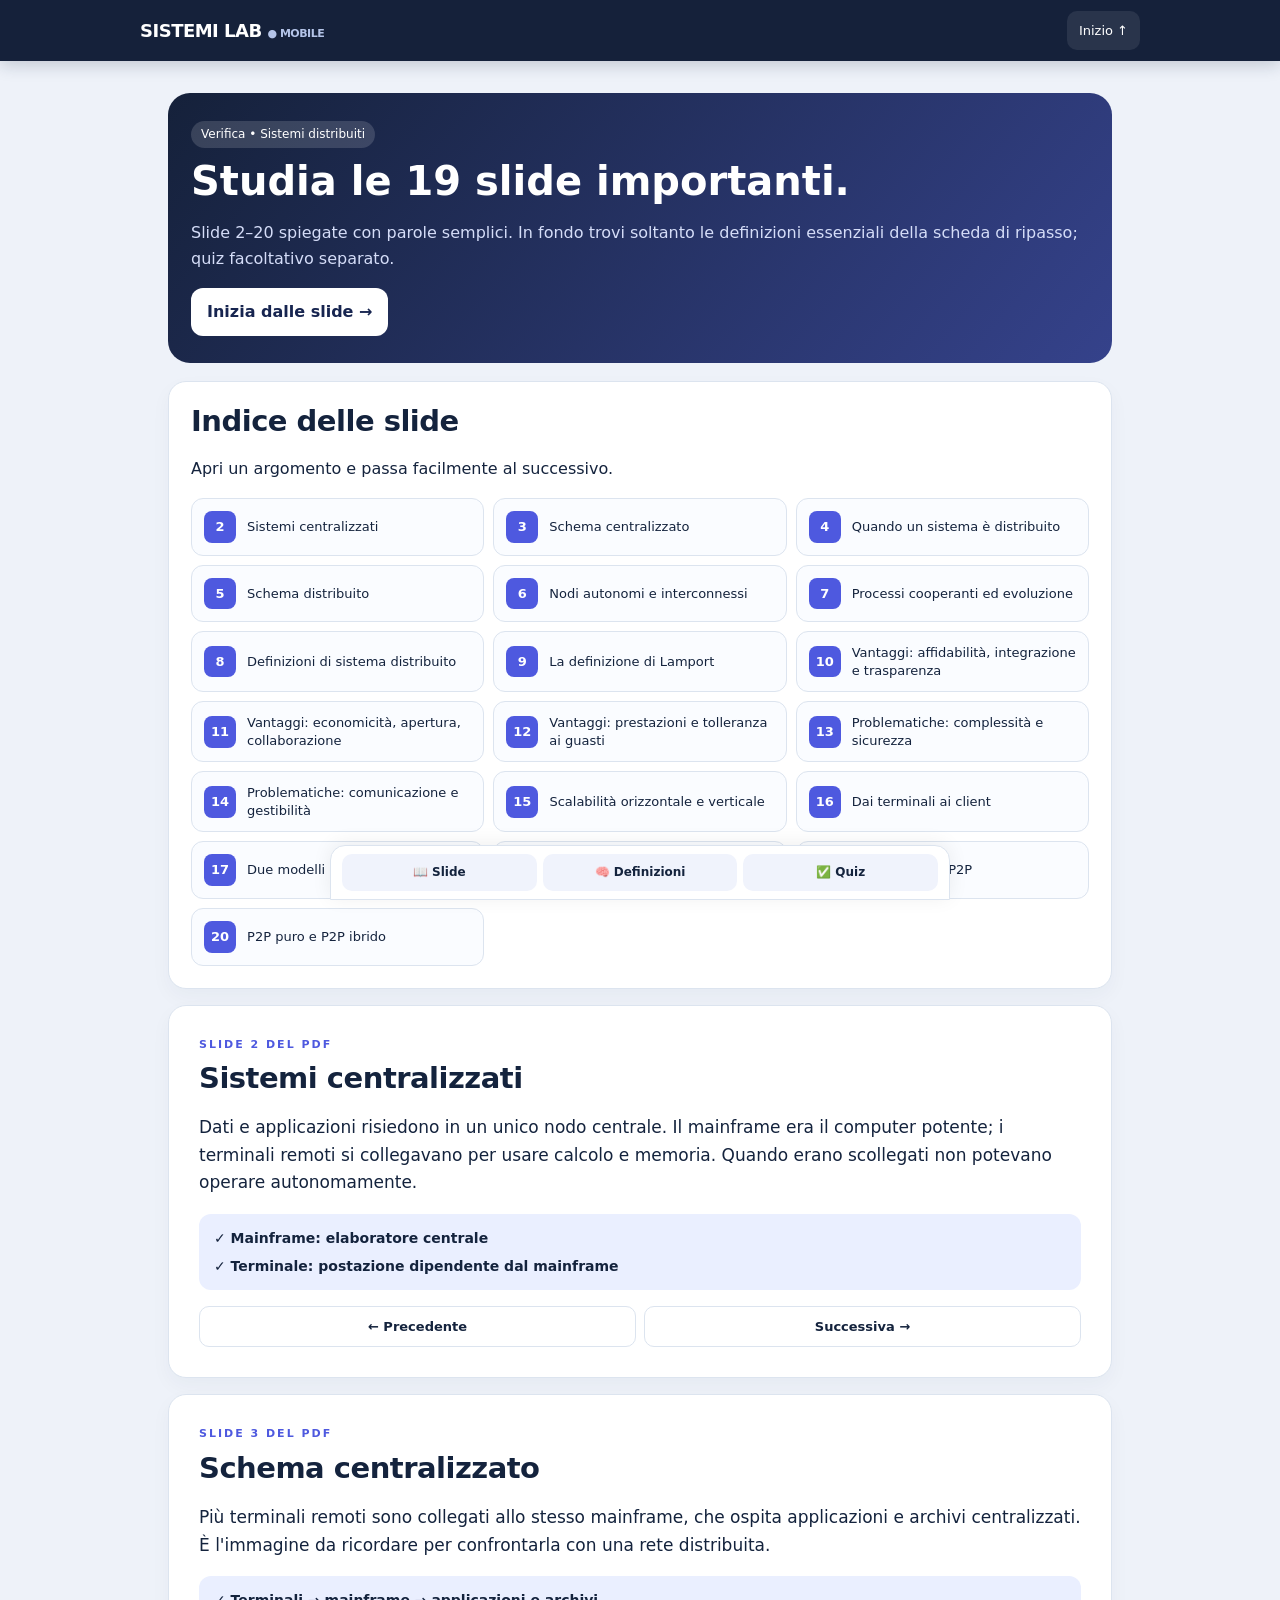
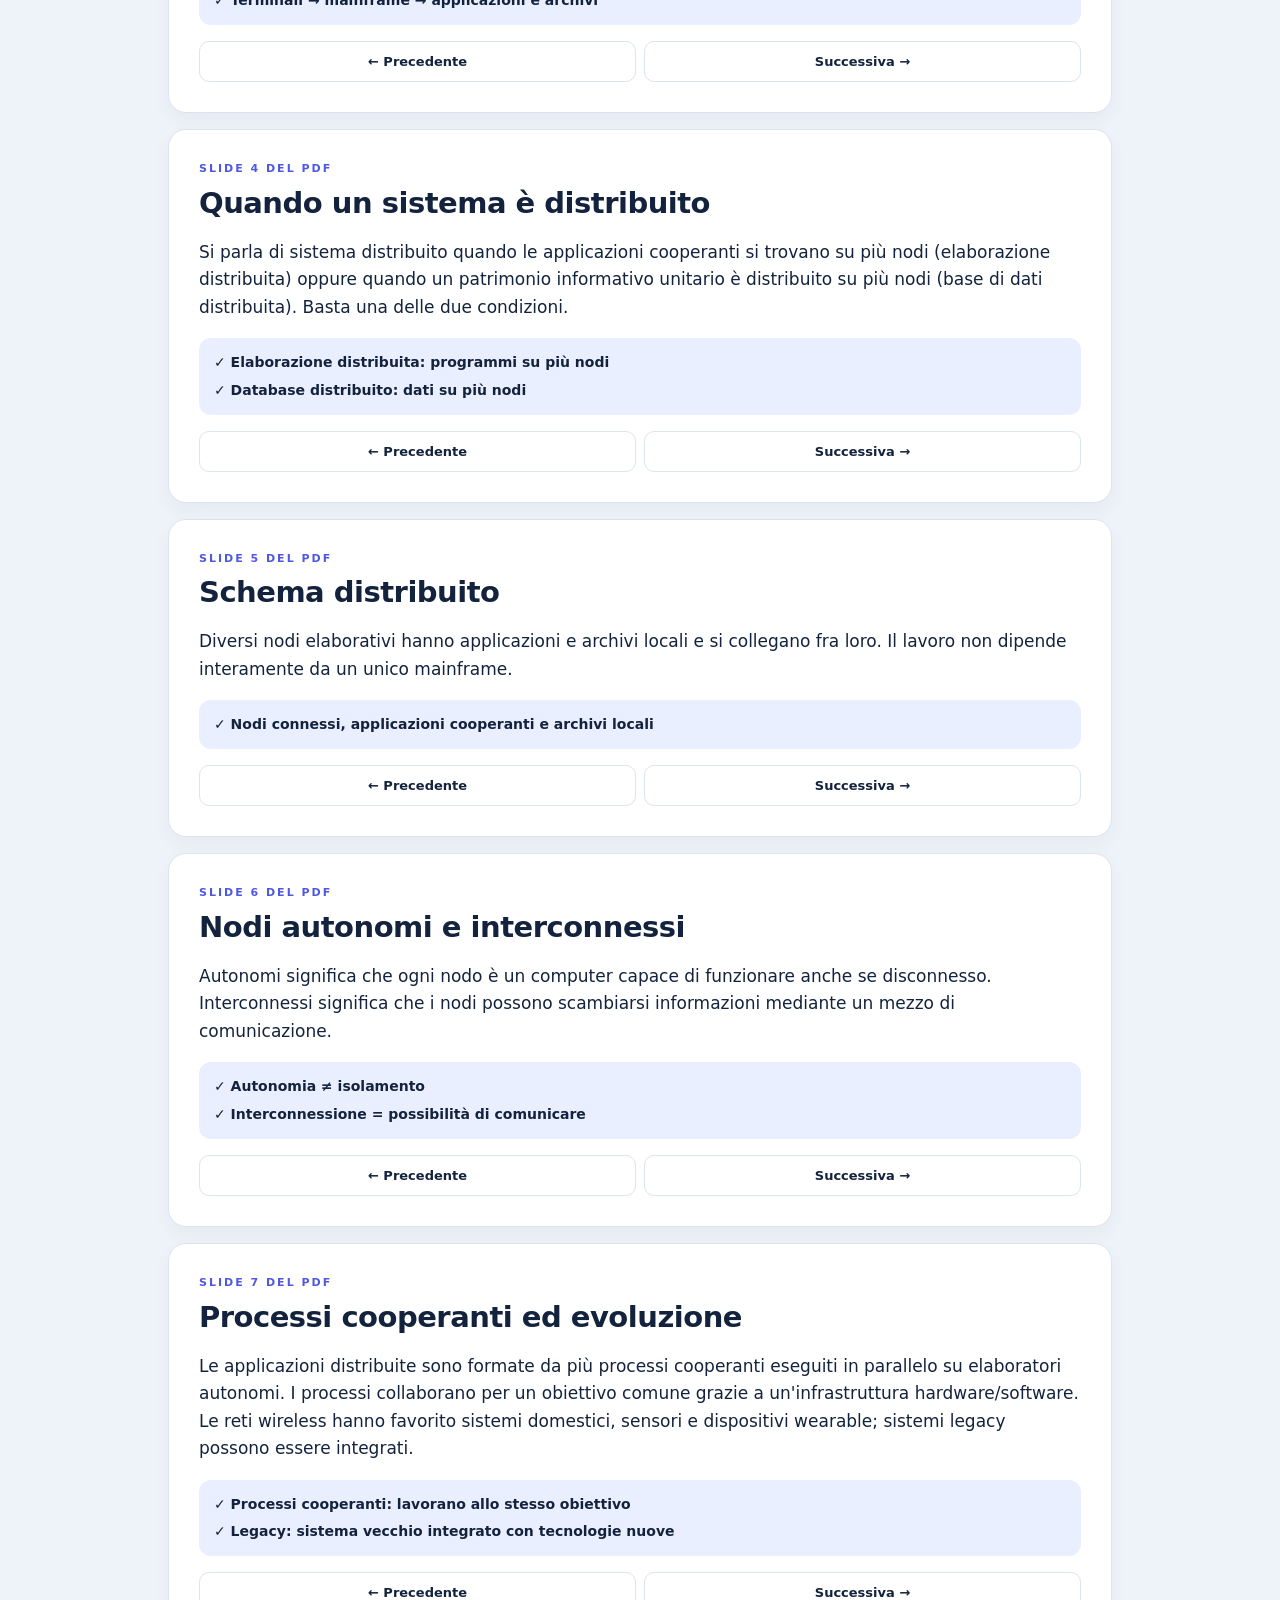
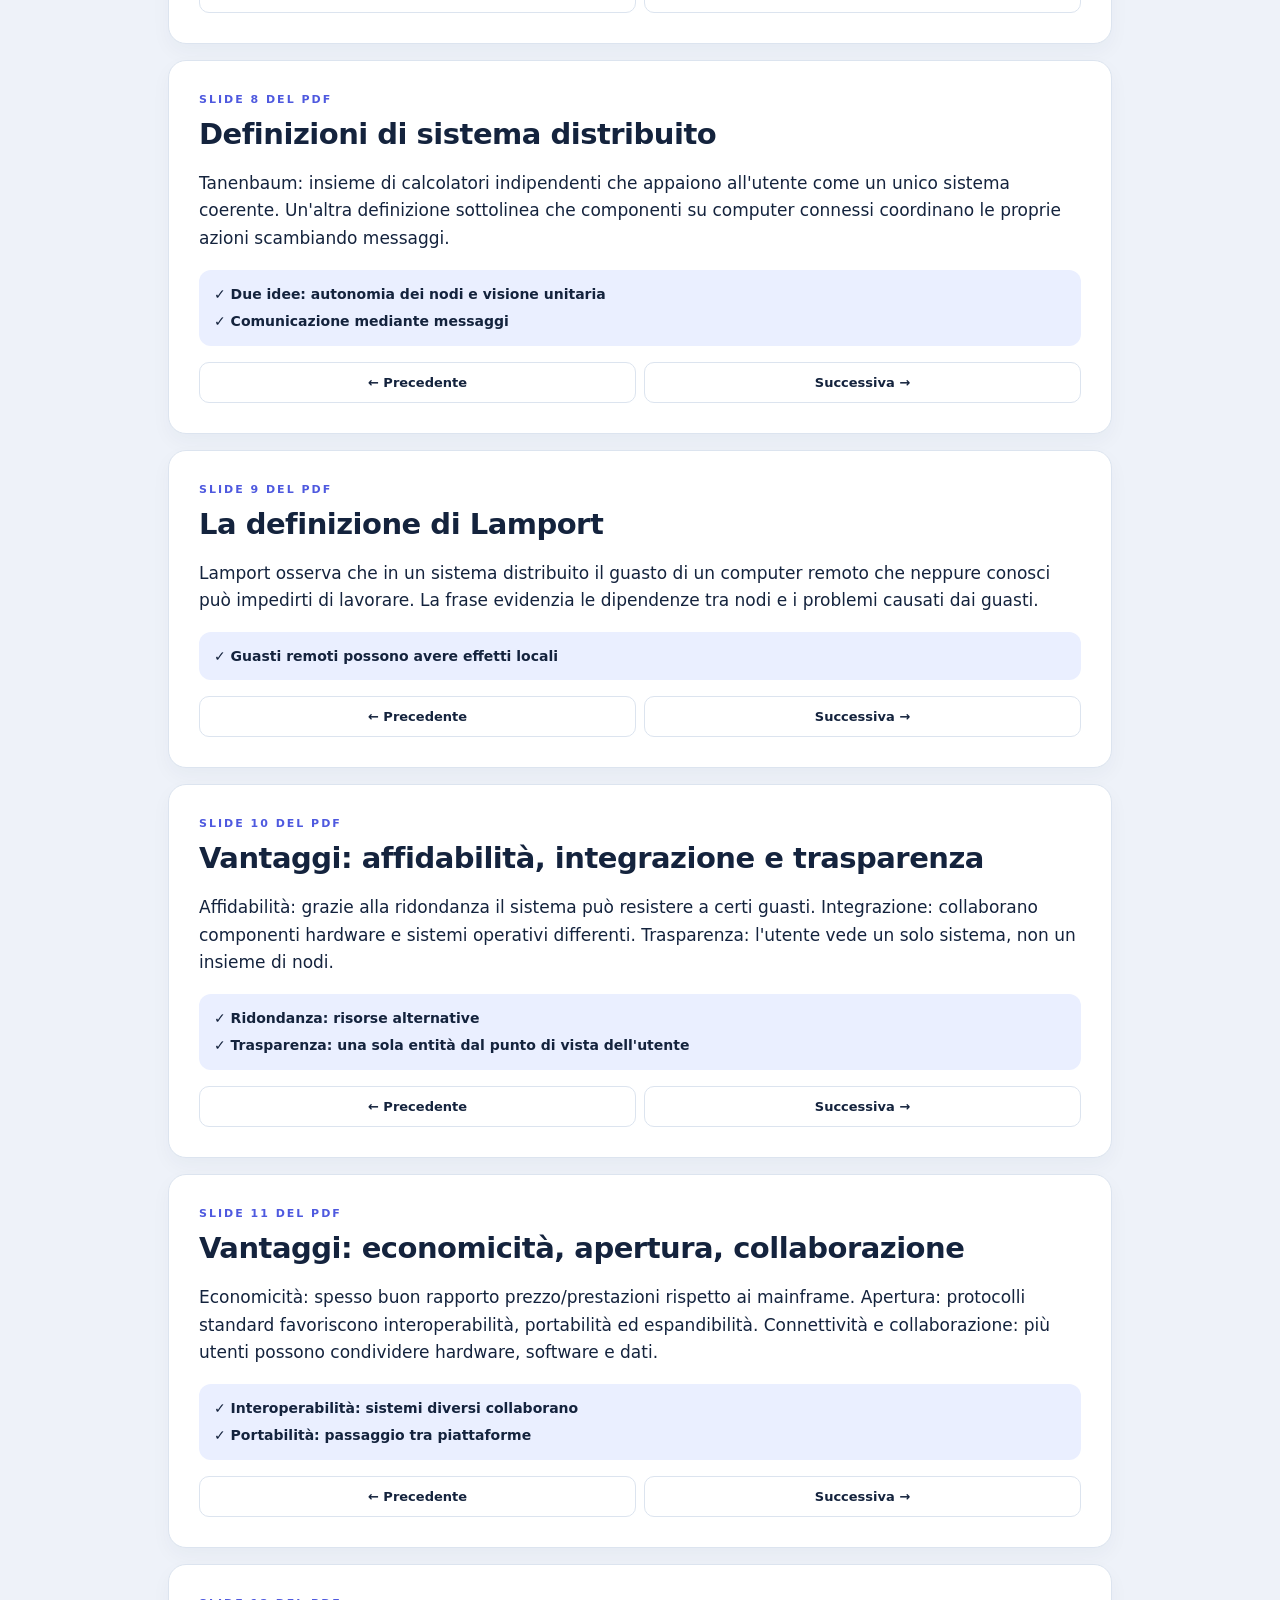
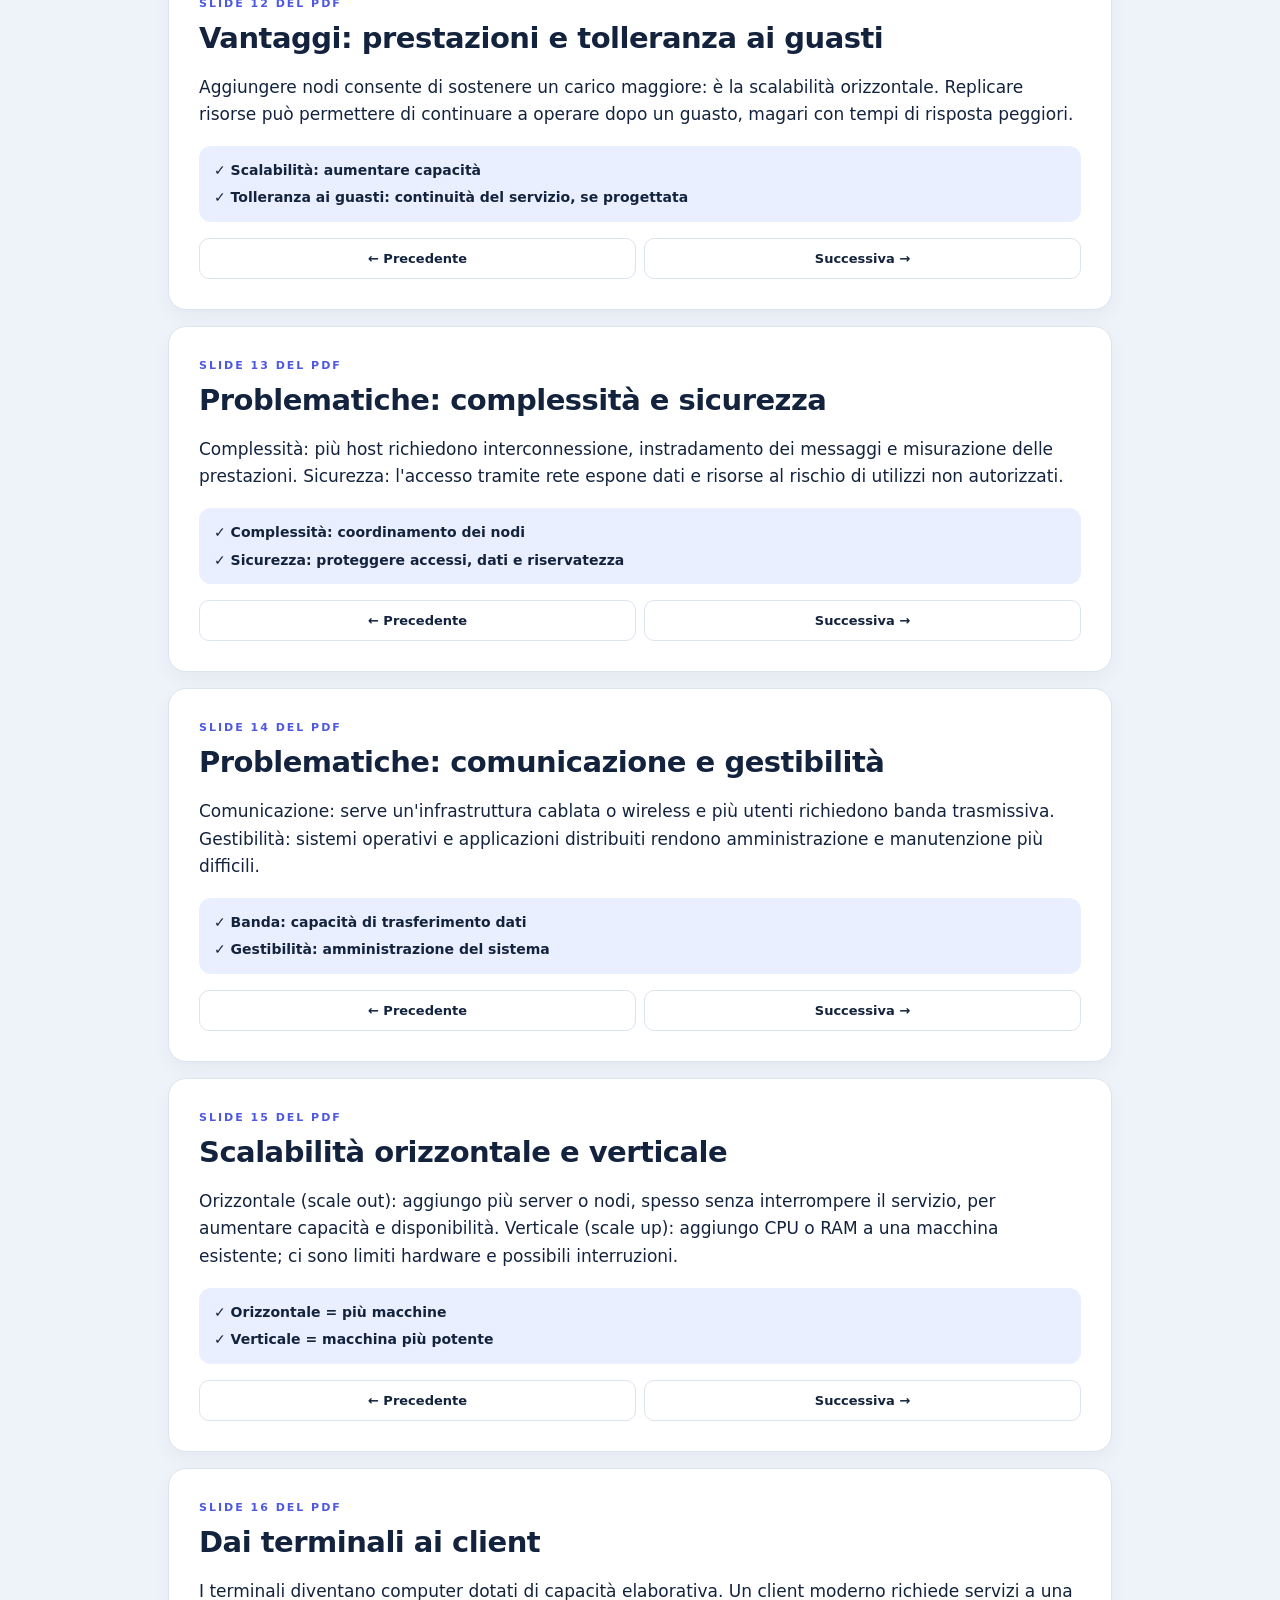
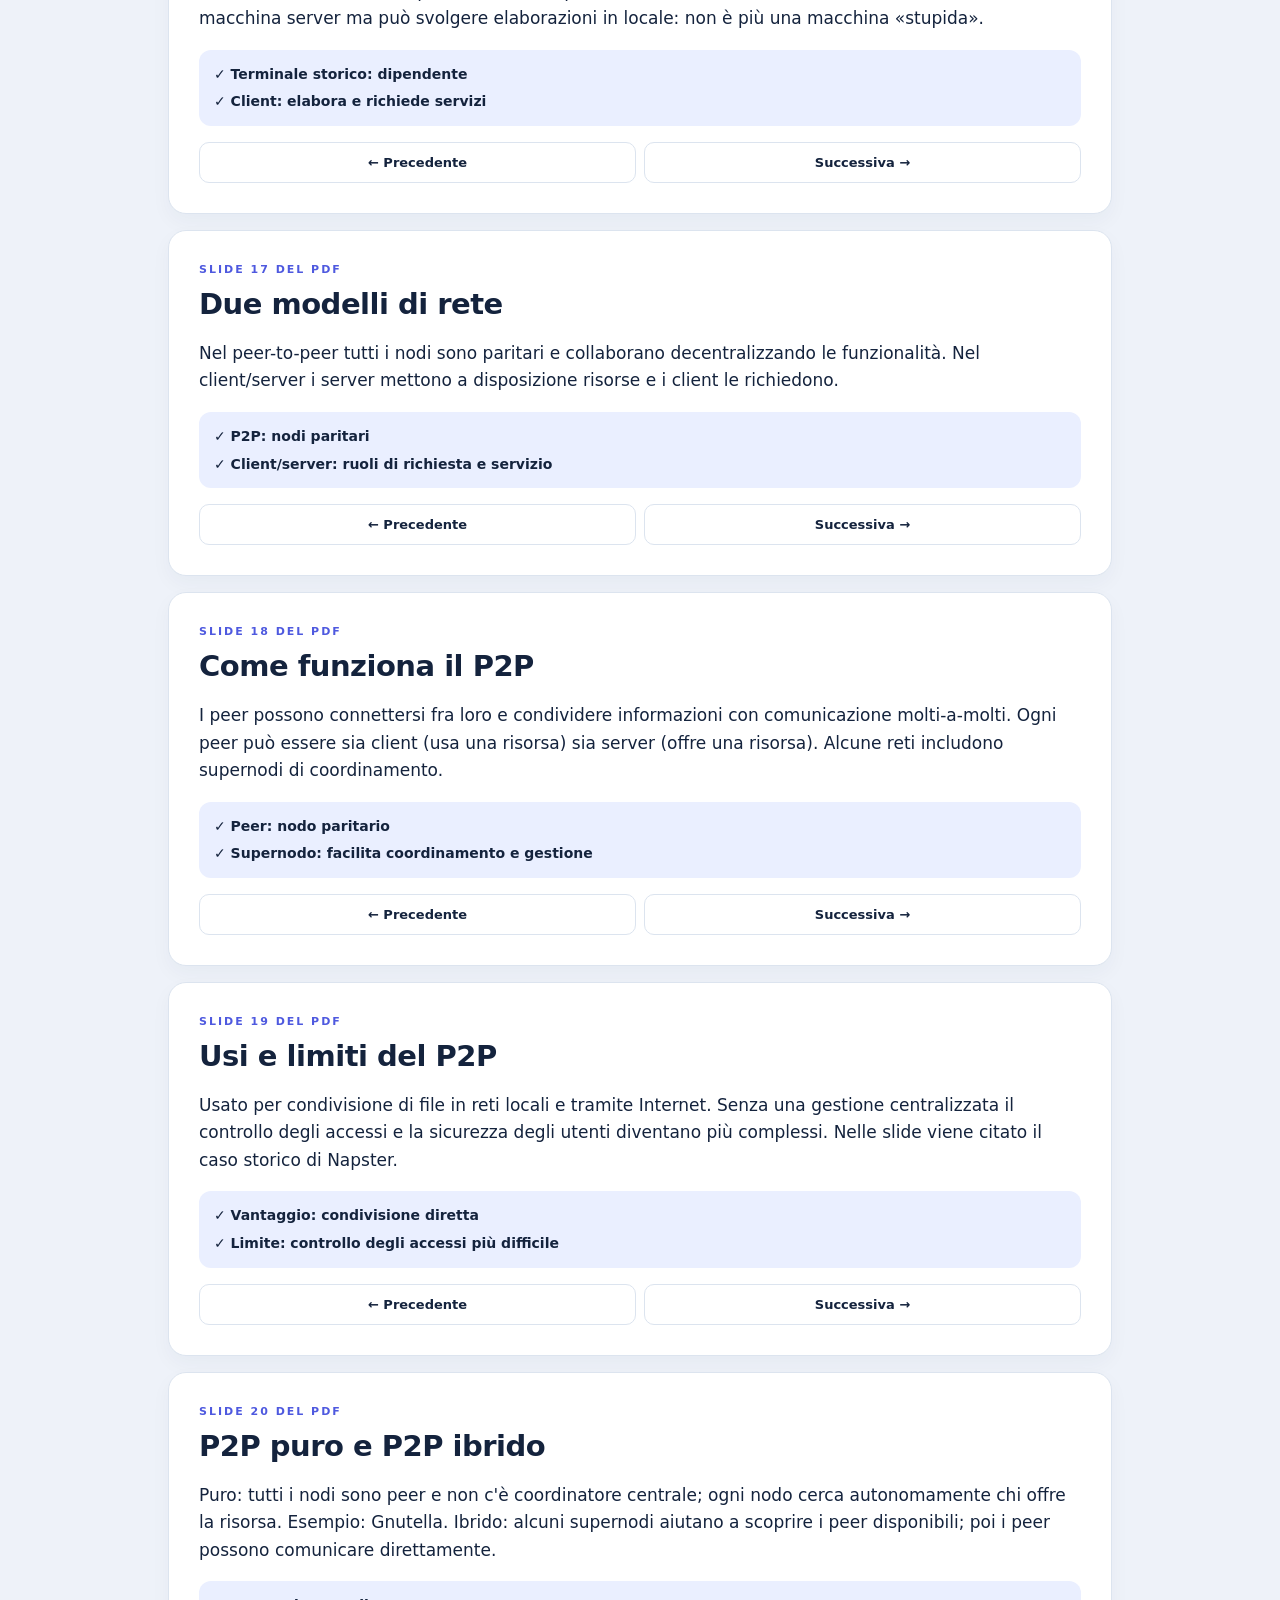
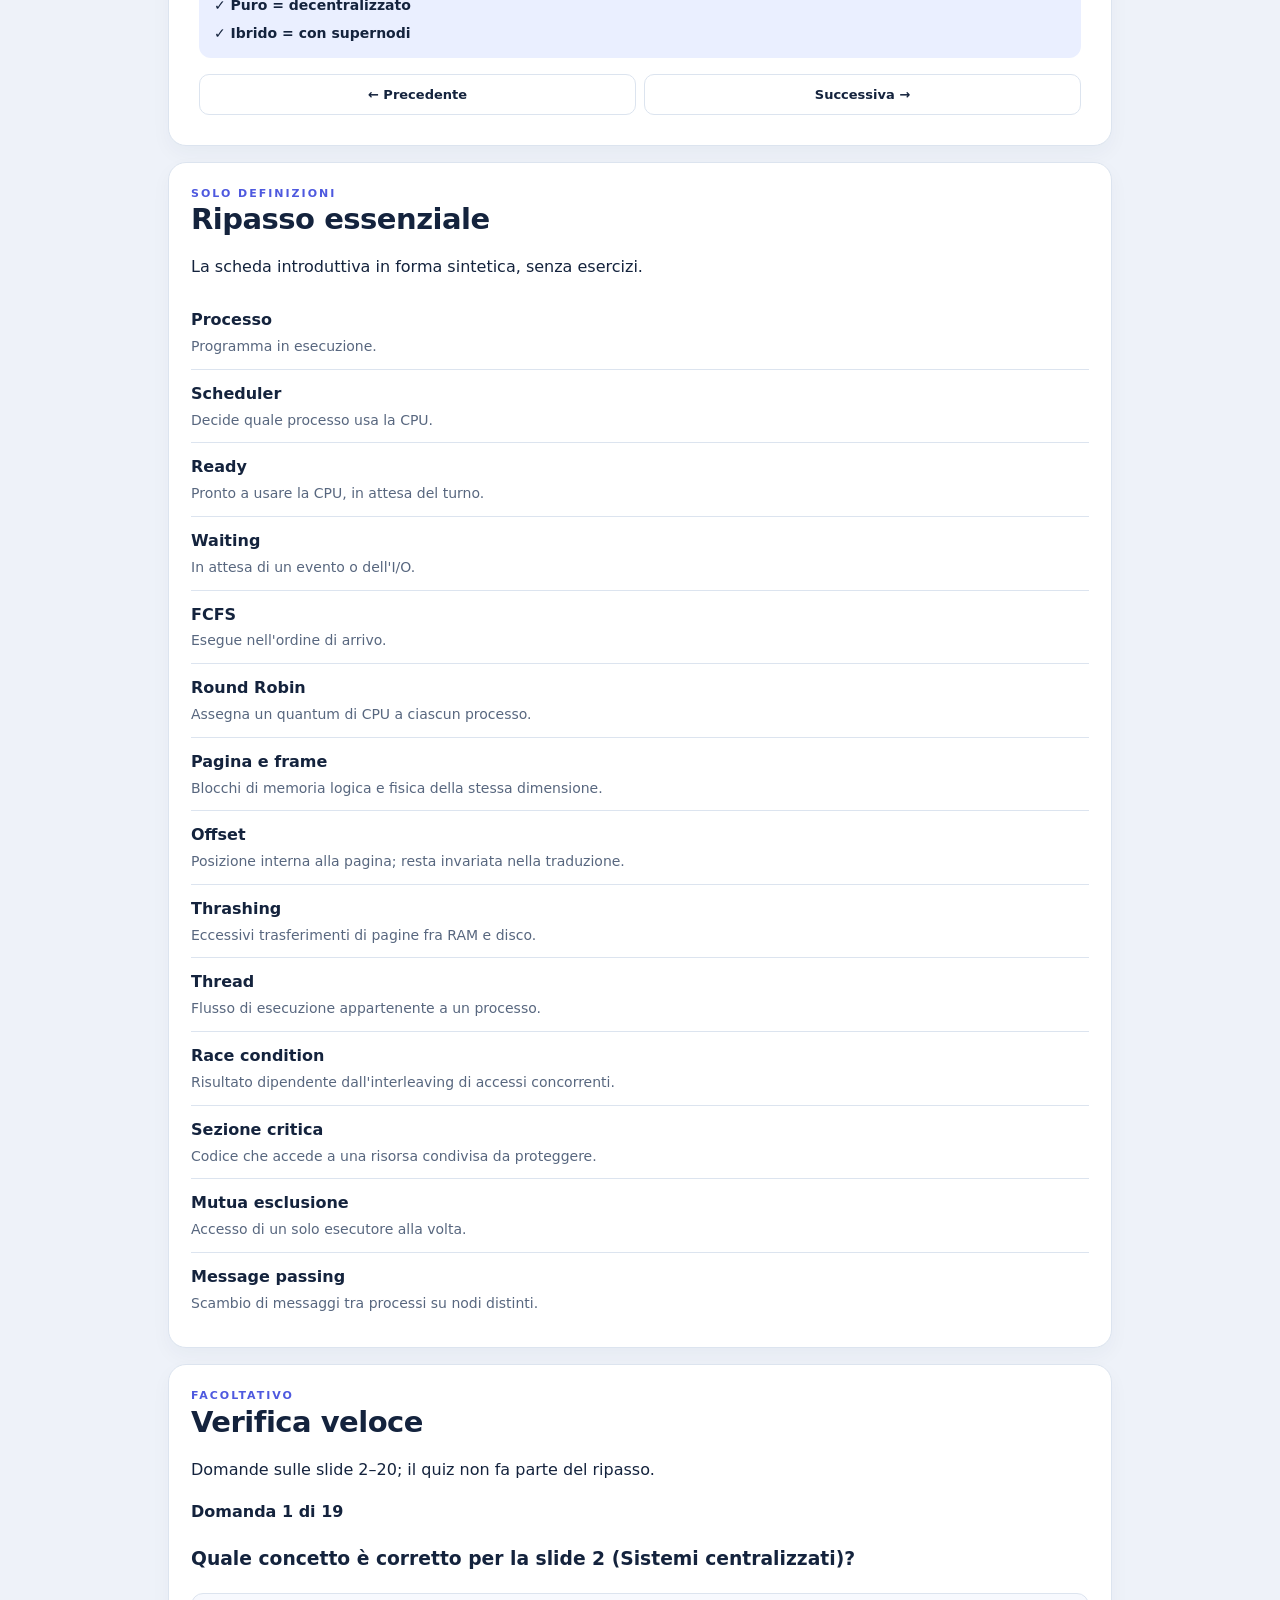
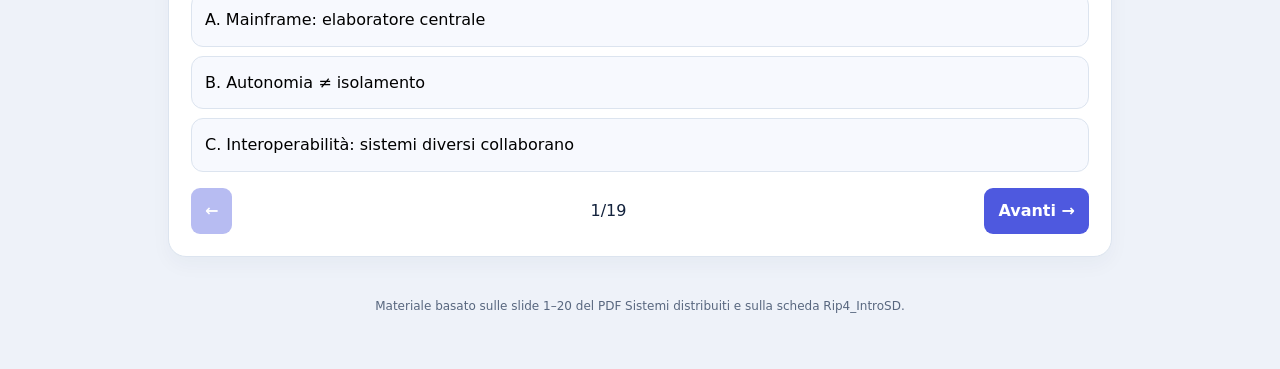
<file: sistemi-lab/index.html>
<!doctype html><html lang="it"><head><meta charset="UTF-8"><meta name="viewport" content="width=device-width,initial-scale=1,viewport-fit=cover"><meta name="theme-color" content="#15213a"><meta name="description" content="Studio guidato di sistemi distribuiti, slide 2-20, e ripasso essenziale."><title>Sistemi Lab Mobile</title><style>
:root{--bg:#eef2f9;--panel:#fff;--ink:#14233d;--muted:#58677f;--line:#dce4ef;--brand:#4e59df;--soft:#eaefff}
*{box-sizing:border-box}html{scroll-behavior:smooth;scroll-padding-top:85px}body{margin:0;background:var(--bg);color:var(--ink);font:16px/1.62 system-ui,-apple-system,"Segoe UI",Arial,sans-serif}button,a{touch-action:manipulation}a{text-decoration:none;color:inherit}button{font:inherit;cursor:pointer}header{background:#15213a;color:white;position:sticky;top:0;z-index:5;padding:11px max(16px,env(safe-area-inset-left));box-shadow:0 4px 16px #15213a33}.head{max-width:1000px;margin:auto;display:flex;align-items:center;justify-content:space-between;gap:12px}.head strong{font-size:18px;letter-spacing:-.5px}.head small{font-size:11px;color:#b4c4e8}.head a{font-size:13px;padding:9px 12px;border-radius:10px;background:#ffffff16}main{max-width:1000px;margin:auto;padding:20px 16px 100px}.hero{background:linear-gradient(130deg,#15213a,#35428b);color:white;border-radius:22px;padding:27px 23px;margin:4px 0 18px}.hero h1{margin:10px 0;font-size:clamp(27px,7vw,40px);line-height:1.15}.hero p{color:#d5ddf8}.tag{display:inline-block;padding:4px 10px;background:#ffffff25;border-radius:40px;font-size:12px}.hero a,.btn{display:inline-flex;justify-content:center;align-items:center;background:var(--brand);color:white;padding:11px 16px;border:0;border-radius:12px;font-weight:700;min-height:44px}.hero a{background:white;color:#172550}.intro,.slide,.extra{background:var(--panel);border:1px solid var(--line);border-radius:18px;padding:22px;margin:16px 0;box-shadow:0 8px 20px #26304b0a}.intro h2,.extra h2{margin:0 0 10px}.index{display:grid;grid-template-columns:repeat(2,minmax(0,1fr));gap:9px}.index a{display:flex;align-items:center;gap:11px;padding:12px;border:1px solid var(--line);border-radius:12px;font-size:13px;line-height:1.35;background:#fafcff}.index a b{color:#fff;background:var(--brand);border-radius:8px;padding:7px;min-width:32px;text-align:center}.slide{scroll-margin-top:90px}.eyebrow{font-size:11px;font-weight:900;letter-spacing:2px;color:var(--brand)}h2{font-size:clamp(23px,5vw,29px);line-height:1.24;margin:8px 0 14px;letter-spacing:-.5px}.slide p{font-size:16px}.summary{background:var(--soft);padding:13px 15px;border-radius:12px;font-size:14px;font-weight:600}.summary div+div{margin-top:5px}.move{display:flex;gap:8px;margin-top:16px}.move a{flex:1;text-align:center;border:1px solid var(--line);padding:9px 6px;border-radius:10px;font-size:13px;font-weight:700}.def{padding:11px 0;border-bottom:1px solid var(--line);display:grid;gap:2px}.def:last-child{border:0}.def span{color:var(--muted);font-size:14px}.options{display:grid;gap:9px}.options button{border:1px solid var(--line);border-radius:12px;padding:13px;text-align:left;background:#f7f9fe;min-height:50px}.options button.selected{border-color:var(--brand);background:var(--soft)}.options button.correct{border-color:#1c987a;background:#e6f7f0}.options button.wrong{border-color:#cc5260;background:#ffebef}.feedback{margin:15px 0;padding:14px;background:var(--soft);border-radius:12px}.quizNav{display:flex;align-items:center;justify-content:space-between;gap:10px;margin-top:16px}.quizNav button{border:0;border-radius:9px;padding:10px 14px;background:var(--brand);color:white;font-weight:700;min-height:44px}.quizNav button:disabled{opacity:.4}.fixed{position:fixed;bottom:0;left:0;right:0;z-index:6;background:#fff;border-top:1px solid var(--line);padding:8px max(11px,env(safe-area-inset-left)) max(8px,env(safe-area-inset-bottom));display:flex;gap:6px;box-shadow:0 -2px 20px #0001}.fixed a{flex:1;text-align:center;font-size:12px;font-weight:750;padding:9px 5px;border-radius:10px;background:#f0f3fc}.fixed a.active{background:var(--brand);color:white}.hidden{display:none!important}footer{color:var(--muted);font-size:12px;text-align:center;padding:24px 0}@media(min-width:750px){.index{grid-template-columns:repeat(3,minmax(0,1fr))}main{padding:28px}.slide{padding:30px}.slide p{font-size:17px}.fixed{max-width:620px;margin:auto;border:1px solid var(--line);border-radius:15px 15px 0 0}}@media(max-width:370px){.index{grid-template-columns:1fr}.hero{padding:22px 19px}.intro,.extra,.slide{padding:18px}}@media(prefers-reduced-motion:reduce){html{scroll-behavior:auto}}
</style></head><body><header><div class="head"><strong>SISTEMI LAB <small>● MOBILE</small></strong><a href="#inizio">Inizio ↑</a></div></header><main id="inizio"><section class="hero"><span class="tag">Verifica • Sistemi distribuiti</span><h1>Studia le 19 slide importanti.</h1><p>Slide 2–20 spiegate con parole semplici. In fondo trovi soltanto le definizioni essenziali della scheda di ripasso; quiz facoltativo separato.</p><a href="#indice">Inizia dalle slide →</a></section><section class="intro" id="indice"><h2>Indice delle slide</h2><p>Apri un argomento e passa facilmente al successivo.</p><nav class="index"><a href="#s2"><b>2</b><span>Sistemi centralizzati</span></a><a href="#s3"><b>3</b><span>Schema centralizzato</span></a><a href="#s4"><b>4</b><span>Quando un sistema è distribuito</span></a><a href="#s5"><b>5</b><span>Schema distribuito</span></a><a href="#s6"><b>6</b><span>Nodi autonomi e interconnessi</span></a><a href="#s7"><b>7</b><span>Processi cooperanti ed evoluzione</span></a><a href="#s8"><b>8</b><span>Definizioni di sistema distribuito</span></a><a href="#s9"><b>9</b><span>La definizione di Lamport</span></a><a href="#s10"><b>10</b><span>Vantaggi: affidabilità, integrazione e trasparenza</span></a><a href="#s11"><b>11</b><span>Vantaggi: economicità, apertura, collaborazione</span></a><a href="#s12"><b>12</b><span>Vantaggi: prestazioni e tolleranza ai guasti</span></a><a href="#s13"><b>13</b><span>Problematiche: complessità e sicurezza</span></a><a href="#s14"><b>14</b><span>Problematiche: comunicazione e gestibilità</span></a><a href="#s15"><b>15</b><span>Scalabilità orizzontale e verticale</span></a><a href="#s16"><b>16</b><span>Dai terminali ai client</span></a><a href="#s17"><b>17</b><span>Due modelli di rete</span></a><a href="#s18"><b>18</b><span>Come funziona il P2P</span></a><a href="#s19"><b>19</b><span>Usi e limiti del P2P</span></a><a href="#s20"><b>20</b><span>P2P puro e P2P ibrido</span></a></nav></section><section id="s2" class="slide"><div class="eyebrow">SLIDE 2 DEL PDF</div><h2>Sistemi centralizzati</h2><p>Dati e applicazioni risiedono in un unico nodo centrale. Il mainframe era il computer potente; i terminali remoti si collegavano per usare calcolo e memoria. Quando erano scollegati non potevano operare autonomamente.</p><div class="summary"><div>✓ Mainframe: elaboratore centrale</div><div>✓ Terminale: postazione dipendente dal mainframe</div></div><div class="move"><a href="#s20">← Precedente</a><a href="#s3">Successiva →</a></div></section><section id="s3" class="slide"><div class="eyebrow">SLIDE 3 DEL PDF</div><h2>Schema centralizzato</h2><p>Più terminali remoti sono collegati allo stesso mainframe, che ospita applicazioni e archivi centralizzati. È l'immagine da ricordare per confrontarla con una rete distribuita.</p><div class="summary"><div>✓ Terminali → mainframe → applicazioni e archivi</div></div><div class="move"><a href="#s2">← Precedente</a><a href="#s4">Successiva →</a></div></section><section id="s4" class="slide"><div class="eyebrow">SLIDE 4 DEL PDF</div><h2>Quando un sistema è distribuito</h2><p>Si parla di sistema distribuito quando le applicazioni cooperanti si trovano su più nodi (elaborazione distribuita) oppure quando un patrimonio informativo unitario è distribuito su più nodi (base di dati distribuita). Basta una delle due condizioni.</p><div class="summary"><div>✓ Elaborazione distribuita: programmi su più nodi</div><div>✓ Database distribuito: dati su più nodi</div></div><div class="move"><a href="#s3">← Precedente</a><a href="#s5">Successiva →</a></div></section><section id="s5" class="slide"><div class="eyebrow">SLIDE 5 DEL PDF</div><h2>Schema distribuito</h2><p>Diversi nodi elaborativi hanno applicazioni e archivi locali e si collegano fra loro. Il lavoro non dipende interamente da un unico mainframe.</p><div class="summary"><div>✓ Nodi connessi, applicazioni cooperanti e archivi locali</div></div><div class="move"><a href="#s4">← Precedente</a><a href="#s6">Successiva →</a></div></section><section id="s6" class="slide"><div class="eyebrow">SLIDE 6 DEL PDF</div><h2>Nodi autonomi e interconnessi</h2><p>Autonomi significa che ogni nodo è un computer capace di funzionare anche se disconnesso. Interconnessi significa che i nodi possono scambiarsi informazioni mediante un mezzo di comunicazione.</p><div class="summary"><div>✓ Autonomia ≠ isolamento</div><div>✓ Interconnessione = possibilità di comunicare</div></div><div class="move"><a href="#s5">← Precedente</a><a href="#s7">Successiva →</a></div></section><section id="s7" class="slide"><div class="eyebrow">SLIDE 7 DEL PDF</div><h2>Processi cooperanti ed evoluzione</h2><p>Le applicazioni distribuite sono formate da più processi cooperanti eseguiti in parallelo su elaboratori autonomi. I processi collaborano per un obiettivo comune grazie a un'infrastruttura hardware/software. Le reti wireless hanno favorito sistemi domestici, sensori e dispositivi wearable; sistemi legacy possono essere integrati.</p><div class="summary"><div>✓ Processi cooperanti: lavorano allo stesso obiettivo</div><div>✓ Legacy: sistema vecchio integrato con tecnologie nuove</div></div><div class="move"><a href="#s6">← Precedente</a><a href="#s8">Successiva →</a></div></section><section id="s8" class="slide"><div class="eyebrow">SLIDE 8 DEL PDF</div><h2>Definizioni di sistema distribuito</h2><p>Tanenbaum: insieme di calcolatori indipendenti che appaiono all'utente come un unico sistema coerente. Un'altra definizione sottolinea che componenti su computer connessi coordinano le proprie azioni scambiando messaggi.</p><div class="summary"><div>✓ Due idee: autonomia dei nodi e visione unitaria</div><div>✓ Comunicazione mediante messaggi</div></div><div class="move"><a href="#s7">← Precedente</a><a href="#s9">Successiva →</a></div></section><section id="s9" class="slide"><div class="eyebrow">SLIDE 9 DEL PDF</div><h2>La definizione di Lamport</h2><p>Lamport osserva che in un sistema distribuito il guasto di un computer remoto che neppure conosci può impedirti di lavorare. La frase evidenzia le dipendenze tra nodi e i problemi causati dai guasti.</p><div class="summary"><div>✓ Guasti remoti possono avere effetti locali</div></div><div class="move"><a href="#s8">← Precedente</a><a href="#s10">Successiva →</a></div></section><section id="s10" class="slide"><div class="eyebrow">SLIDE 10 DEL PDF</div><h2>Vantaggi: affidabilità, integrazione e trasparenza</h2><p>Affidabilità: grazie alla ridondanza il sistema può resistere a certi guasti. Integrazione: collaborano componenti hardware e sistemi operativi differenti. Trasparenza: l'utente vede un solo sistema, non un insieme di nodi.</p><div class="summary"><div>✓ Ridondanza: risorse alternative</div><div>✓ Trasparenza: una sola entità dal punto di vista dell'utente</div></div><div class="move"><a href="#s9">← Precedente</a><a href="#s11">Successiva →</a></div></section><section id="s11" class="slide"><div class="eyebrow">SLIDE 11 DEL PDF</div><h2>Vantaggi: economicità, apertura, collaborazione</h2><p>Economicità: spesso buon rapporto prezzo/prestazioni rispetto ai mainframe. Apertura: protocolli standard favoriscono interoperabilità, portabilità ed espandibilità. Connettività e collaborazione: più utenti possono condividere hardware, software e dati.</p><div class="summary"><div>✓ Interoperabilità: sistemi diversi collaborano</div><div>✓ Portabilità: passaggio tra piattaforme</div></div><div class="move"><a href="#s10">← Precedente</a><a href="#s12">Successiva →</a></div></section><section id="s12" class="slide"><div class="eyebrow">SLIDE 12 DEL PDF</div><h2>Vantaggi: prestazioni e tolleranza ai guasti</h2><p>Aggiungere nodi consente di sostenere un carico maggiore: è la scalabilità orizzontale. Replicare risorse può permettere di continuare a operare dopo un guasto, magari con tempi di risposta peggiori.</p><div class="summary"><div>✓ Scalabilità: aumentare capacità</div><div>✓ Tolleranza ai guasti: continuità del servizio, se progettata</div></div><div class="move"><a href="#s11">← Precedente</a><a href="#s13">Successiva →</a></div></section><section id="s13" class="slide"><div class="eyebrow">SLIDE 13 DEL PDF</div><h2>Problematiche: complessità e sicurezza</h2><p>Complessità: più host richiedono interconnessione, instradamento dei messaggi e misurazione delle prestazioni. Sicurezza: l'accesso tramite rete espone dati e risorse al rischio di utilizzi non autorizzati.</p><div class="summary"><div>✓ Complessità: coordinamento dei nodi</div><div>✓ Sicurezza: proteggere accessi, dati e riservatezza</div></div><div class="move"><a href="#s12">← Precedente</a><a href="#s14">Successiva →</a></div></section><section id="s14" class="slide"><div class="eyebrow">SLIDE 14 DEL PDF</div><h2>Problematiche: comunicazione e gestibilità</h2><p>Comunicazione: serve un'infrastruttura cablata o wireless e più utenti richiedono banda trasmissiva. Gestibilità: sistemi operativi e applicazioni distribuiti rendono amministrazione e manutenzione più difficili.</p><div class="summary"><div>✓ Banda: capacità di trasferimento dati</div><div>✓ Gestibilità: amministrazione del sistema</div></div><div class="move"><a href="#s13">← Precedente</a><a href="#s15">Successiva →</a></div></section><section id="s15" class="slide"><div class="eyebrow">SLIDE 15 DEL PDF</div><h2>Scalabilità orizzontale e verticale</h2><p>Orizzontale (scale out): aggiungo più server o nodi, spesso senza interrompere il servizio, per aumentare capacità e disponibilità. Verticale (scale up): aggiungo CPU o RAM a una macchina esistente; ci sono limiti hardware e possibili interruzioni.</p><div class="summary"><div>✓ Orizzontale = più macchine</div><div>✓ Verticale = macchina più potente</div></div><div class="move"><a href="#s14">← Precedente</a><a href="#s16">Successiva →</a></div></section><section id="s16" class="slide"><div class="eyebrow">SLIDE 16 DEL PDF</div><h2>Dai terminali ai client</h2><p>I terminali diventano computer dotati di capacità elaborativa. Un client moderno richiede servizi a una macchina server ma può svolgere elaborazioni in locale: non è più una macchina «stupida».</p><div class="summary"><div>✓ Terminale storico: dipendente</div><div>✓ Client: elabora e richiede servizi</div></div><div class="move"><a href="#s15">← Precedente</a><a href="#s17">Successiva →</a></div></section><section id="s17" class="slide"><div class="eyebrow">SLIDE 17 DEL PDF</div><h2>Due modelli di rete</h2><p>Nel peer-to-peer tutti i nodi sono paritari e collaborano decentralizzando le funzionalità. Nel client/server i server mettono a disposizione risorse e i client le richiedono.</p><div class="summary"><div>✓ P2P: nodi paritari</div><div>✓ Client/server: ruoli di richiesta e servizio</div></div><div class="move"><a href="#s16">← Precedente</a><a href="#s18">Successiva →</a></div></section><section id="s18" class="slide"><div class="eyebrow">SLIDE 18 DEL PDF</div><h2>Come funziona il P2P</h2><p>I peer possono connettersi fra loro e condividere informazioni con comunicazione molti-a-molti. Ogni peer può essere sia client (usa una risorsa) sia server (offre una risorsa). Alcune reti includono supernodi di coordinamento.</p><div class="summary"><div>✓ Peer: nodo paritario</div><div>✓ Supernodo: facilita coordinamento e gestione</div></div><div class="move"><a href="#s17">← Precedente</a><a href="#s19">Successiva →</a></div></section><section id="s19" class="slide"><div class="eyebrow">SLIDE 19 DEL PDF</div><h2>Usi e limiti del P2P</h2><p>Usato per condivisione di file in reti locali e tramite Internet. Senza una gestione centralizzata il controllo degli accessi e la sicurezza degli utenti diventano più complessi. Nelle slide viene citato il caso storico di Napster.</p><div class="summary"><div>✓ Vantaggio: condivisione diretta</div><div>✓ Limite: controllo degli accessi più difficile</div></div><div class="move"><a href="#s18">← Precedente</a><a href="#s20">Successiva →</a></div></section><section id="s20" class="slide"><div class="eyebrow">SLIDE 20 DEL PDF</div><h2>P2P puro e P2P ibrido</h2><p>Puro: tutti i nodi sono peer e non c'è coordinatore centrale; ogni nodo cerca autonomamente chi offre la risorsa. Esempio: Gnutella. Ibrido: alcuni supernodi aiutano a scoprire i peer disponibili; poi i peer possono comunicare direttamente.</p><div class="summary"><div>✓ Puro = decentralizzato</div><div>✓ Ibrido = con supernodi</div></div><div class="move"><a href="#s19">← Precedente</a><a href="#s2">Successiva →</a></div></section><section id="ripasso" class="extra"><div class="eyebrow">SOLO DEFINIZIONI</div><h2>Ripasso essenziale</h2><p>La scheda introduttiva in forma sintetica, senza esercizi.</p><div class="def"><b>Processo</b><span>Programma in esecuzione.</span></div><div class="def"><b>Scheduler</b><span>Decide quale processo usa la CPU.</span></div><div class="def"><b>Ready</b><span>Pronto a usare la CPU, in attesa del turno.</span></div><div class="def"><b>Waiting</b><span>In attesa di un evento o dell'I/O.</span></div><div class="def"><b>FCFS</b><span>Esegue nell'ordine di arrivo.</span></div><div class="def"><b>Round Robin</b><span>Assegna un quantum di CPU a ciascun processo.</span></div><div class="def"><b>Pagina e frame</b><span>Blocchi di memoria logica e fisica della stessa dimensione.</span></div><div class="def"><b>Offset</b><span>Posizione interna alla pagina; resta invariata nella traduzione.</span></div><div class="def"><b>Thrashing</b><span>Eccessivi trasferimenti di pagine fra RAM e disco.</span></div><div class="def"><b>Thread</b><span>Flusso di esecuzione appartenente a un processo.</span></div><div class="def"><b>Race condition</b><span>Risultato dipendente dall'interleaving di accessi concorrenti.</span></div><div class="def"><b>Sezione critica</b><span>Codice che accede a una risorsa condivisa da proteggere.</span></div><div class="def"><b>Mutua esclusione</b><span>Accesso di un solo esecutore alla volta.</span></div><div class="def"><b>Message passing</b><span>Scambio di messaggi tra processi su nodi distinti.</span></div></section><section class="extra" id="quiz"><div class="eyebrow">FACOLTATIVO</div><h2>Verifica veloce</h2><p>Domande sulle slide 2–20; il quiz non fa parte del ripasso.</p><div id="qarea"></div></section><footer>Materiale basato sulle slide 1–20 del PDF Sistemi distribuiti e sulla scheda Rip4_IntroSD.</footer></main><nav class="fixed" aria-label="Navigazione"><a href="#indice">📖 Slide</a><a href="#ripasso">🧠 Definizioni</a><a href="#quiz">✅ Quiz</a></nav><script>
const Q=[{"n":2,"q":"Quale concetto è corretto per la slide 2 (Sistemi centralizzati)?","choices":["Mainframe: elaboratore centrale","Autonomia ≠ isolamento","Interoperabilità: sistemi diversi collaborano"],"answer":0,"why":"Dati e applicazioni risiedono in un unico nodo centrale. Il mainframe era il computer potente; i terminali remoti si collegavano per usare calcolo e memoria. Quando erano scollegati non potevano operare autonomamente."},{"n":3,"q":"Quale concetto è corretto per la slide 3 (Schema centralizzato)?","choices":["Terminali → mainframe → applicazioni e archivi","Processi cooperanti: lavorano allo stesso obiettivo","Scalabilità: aumentare capacità"],"answer":0,"why":"Più terminali remoti sono collegati allo stesso mainframe, che ospita applicazioni e archivi centralizzati. È l'immagine da ricordare per confrontarla con una rete distribuita."},{"n":4,"q":"Quale concetto è corretto per la slide 4 (Quando un sistema è distribuito)?","choices":["Elaborazione distribuita: programmi su più nodi","Due idee: autonomia dei nodi e visione unitaria","Complessità: coordinamento dei nodi"],"answer":0,"why":"Si parla di sistema distribuito quando le applicazioni cooperanti si trovano su più nodi (elaborazione distribuita) oppure quando un patrimonio informativo unitario è distribuito su più nodi (base di dati distribuita). Basta una delle due condizioni."},{"n":5,"q":"Quale concetto è corretto per la slide 5 (Schema distribuito)?","choices":["Nodi connessi, applicazioni cooperanti e archivi locali","Guasti remoti possono avere effetti locali","Banda: capacità di trasferimento dati"],"answer":0,"why":"Diversi nodi elaborativi hanno applicazioni e archivi locali e si collegano fra loro. Il lavoro non dipende interamente da un unico mainframe."},{"n":6,"q":"Quale concetto è corretto per la slide 6 (Nodi autonomi e interconnessi)?","choices":["Autonomia ≠ isolamento","Ridondanza: risorse alternative","Orizzontale = più macchine"],"answer":0,"why":"Autonomi significa che ogni nodo è un computer capace di funzionare anche se disconnesso. Interconnessi significa che i nodi possono scambiarsi informazioni mediante un mezzo di comunicazione."},{"n":7,"q":"Quale concetto è corretto per la slide 7 (Processi cooperanti ed evoluzione)?","choices":["Processi cooperanti: lavorano allo stesso obiettivo","Interoperabilità: sistemi diversi collaborano","Terminale storico: dipendente"],"answer":0,"why":"Le applicazioni distribuite sono formate da più processi cooperanti eseguiti in parallelo su elaboratori autonomi. I processi collaborano per un obiettivo comune grazie a un'infrastruttura hardware/software. Le reti wireless hanno favorito sistemi domestici, sensori e dispositivi wearable; sistemi legacy possono essere integrati."},{"n":8,"q":"Quale concetto è corretto per la slide 8 (Definizioni di sistema distribuito)?","choices":["Due idee: autonomia dei nodi e visione unitaria","Scalabilità: aumentare capacità","P2P: nodi paritari"],"answer":0,"why":"Tanenbaum: insieme di calcolatori indipendenti che appaiono all'utente come un unico sistema coerente. Un'altra definizione sottolinea che componenti su computer connessi coordinano le proprie azioni scambiando messaggi."},{"n":9,"q":"Quale concetto è corretto per la slide 9 (La definizione di Lamport)?","choices":["Guasti remoti possono avere effetti locali","Complessità: coordinamento dei nodi","Peer: nodo paritario"],"answer":0,"why":"Lamport osserva che in un sistema distribuito il guasto di un computer remoto che neppure conosci può impedirti di lavorare. La frase evidenzia le dipendenze tra nodi e i problemi causati dai guasti."},{"n":10,"q":"Quale concetto è corretto per la slide 10 (Vantaggi: affidabilità, integrazione e trasparenza)?","choices":["Ridondanza: risorse alternative","Banda: capacità di trasferimento dati","Vantaggio: condivisione diretta"],"answer":0,"why":"Affidabilità: grazie alla ridondanza il sistema può resistere a certi guasti. Integrazione: collaborano componenti hardware e sistemi operativi differenti. Trasparenza: l'utente vede un solo sistema, non un insieme di nodi."},{"n":11,"q":"Quale concetto è corretto per la slide 11 (Vantaggi: economicità, apertura, collaborazione)?","choices":["Interoperabilità: sistemi diversi collaborano","Orizzontale = più macchine","Puro = decentralizzato"],"answer":0,"why":"Economicità: spesso buon rapporto prezzo/prestazioni rispetto ai mainframe. Apertura: protocolli standard favoriscono interoperabilità, portabilità ed espandibilità. Connettività e collaborazione: più utenti possono condividere hardware, software e dati."},{"n":12,"q":"Quale concetto è corretto per la slide 12 (Vantaggi: prestazioni e tolleranza ai guasti)?","choices":["Scalabilità: aumentare capacità","Terminale storico: dipendente","Mainframe: elaboratore centrale"],"answer":0,"why":"Aggiungere nodi consente di sostenere un carico maggiore: è la scalabilità orizzontale. Replicare risorse può permettere di continuare a operare dopo un guasto, magari con tempi di risposta peggiori."},{"n":13,"q":"Quale concetto è corretto per la slide 13 (Problematiche: complessità e sicurezza)?","choices":["Complessità: coordinamento dei nodi","P2P: nodi paritari","Terminali → mainframe → applicazioni e archivi"],"answer":0,"why":"Complessità: più host richiedono interconnessione, instradamento dei messaggi e misurazione delle prestazioni. Sicurezza: l'accesso tramite rete espone dati e risorse al rischio di utilizzi non autorizzati."},{"n":14,"q":"Quale concetto è corretto per la slide 14 (Problematiche: comunicazione e gestibilità)?","choices":["Banda: capacità di trasferimento dati","Peer: nodo paritario","Elaborazione distribuita: programmi su più nodi"],"answer":0,"why":"Comunicazione: serve un'infrastruttura cablata o wireless e più utenti richiedono banda trasmissiva. Gestibilità: sistemi operativi e applicazioni distribuiti rendono amministrazione e manutenzione più difficili."},{"n":15,"q":"Quale concetto è corretto per la slide 15 (Scalabilità orizzontale e verticale)?","choices":["Orizzontale = più macchine","Vantaggio: condivisione diretta","Nodi connessi, applicazioni cooperanti e archivi locali"],"answer":0,"why":"Orizzontale (scale out): aggiungo più server o nodi, spesso senza interrompere il servizio, per aumentare capacità e disponibilità. Verticale (scale up): aggiungo CPU o RAM a una macchina esistente; ci sono limiti hardware e possibili interruzioni."},{"n":16,"q":"Quale concetto è corretto per la slide 16 (Dai terminali ai client)?","choices":["Terminale storico: dipendente","Puro = decentralizzato","Autonomia ≠ isolamento"],"answer":0,"why":"I terminali diventano computer dotati di capacità elaborativa. Un client moderno richiede servizi a una macchina server ma può svolgere elaborazioni in locale: non è più una macchina «stupida»."},{"n":17,"q":"Quale concetto è corretto per la slide 17 (Due modelli di rete)?","choices":["P2P: nodi paritari","Mainframe: elaboratore centrale","Processi cooperanti: lavorano allo stesso obiettivo"],"answer":0,"why":"Nel peer-to-peer tutti i nodi sono paritari e collaborano decentralizzando le funzionalità. Nel client/server i server mettono a disposizione risorse e i client le richiedono."},{"n":18,"q":"Quale concetto è corretto per la slide 18 (Come funziona il P2P)?","choices":["Peer: nodo paritario","Terminali → mainframe → applicazioni e archivi","Due idee: autonomia dei nodi e visione unitaria"],"answer":0,"why":"I peer possono connettersi fra loro e condividere informazioni con comunicazione molti-a-molti. Ogni peer può essere sia client (usa una risorsa) sia server (offre una risorsa). Alcune reti includono supernodi di coordinamento."},{"n":19,"q":"Quale concetto è corretto per la slide 19 (Usi e limiti del P2P)?","choices":["Vantaggio: condivisione diretta","Elaborazione distribuita: programmi su più nodi","Guasti remoti possono avere effetti locali"],"answer":0,"why":"Usato per condivisione di file in reti locali e tramite Internet. Senza una gestione centralizzata il controllo degli accessi e la sicurezza degli utenti diventano più complessi. Nelle slide viene citato il caso storico di Napster."},{"n":20,"q":"Quale concetto è corretto per la slide 20 (P2P puro e P2P ibrido)?","choices":["Puro = decentralizzato","Nodi connessi, applicazioni cooperanti e archivi locali","Ridondanza: risorse alternative"],"answer":0,"why":"Puro: tutti i nodi sono peer e non c'è coordinatore centrale; ogni nodo cerca autonomamente chi offre la risorsa. Esempio: Gnutella. Ibrido: alcuni supernodi aiutano a scoprire i peer disponibili; poi i peer possono comunicare direttamente."}];let pos=0,answers={};const A=document.getElementById('qarea');function draw(){if(pos>=Q.length){let good=Q.filter((q,i)=>answers[i]===q.answer).length;A.innerHTML='<h3>Risultato: '+good+'/'+Q.length+'</h3><p>Per ripassare torna alle slide su cui hai sbagliato.</p><button class="btn" onclick="pos=0;answers={};draw()">Ricomincia</button>';return;}let q=Q[pos];A.innerHTML='<p><strong>Domanda '+(pos+1)+' di '+Q.length+'</strong></p><h3>'+q.q+'</h3><div class="options">'+q.choices.map((v,i)=>'<button class="'+(answers[pos]===i?'selected':'')+'" onclick="choose('+i+')">'+String.fromCharCode(65+i)+'. '+v+'</button>').join('')+'</div><div class="quizNav"><button '+(pos===0?'disabled':'')+' onclick="pos--;draw()">←</button><span>'+(pos+1)+'/'+Q.length+'</span><button onclick="next()">'+(pos===Q.length-1?'Correggi':'Avanti →')+'</button></div>';}function choose(i){answers[pos]=i;draw()}function next(){if(answers[pos]===undefined){alert('Seleziona una risposta');return}pos++;draw()}draw();
</script></body></html>
</file>
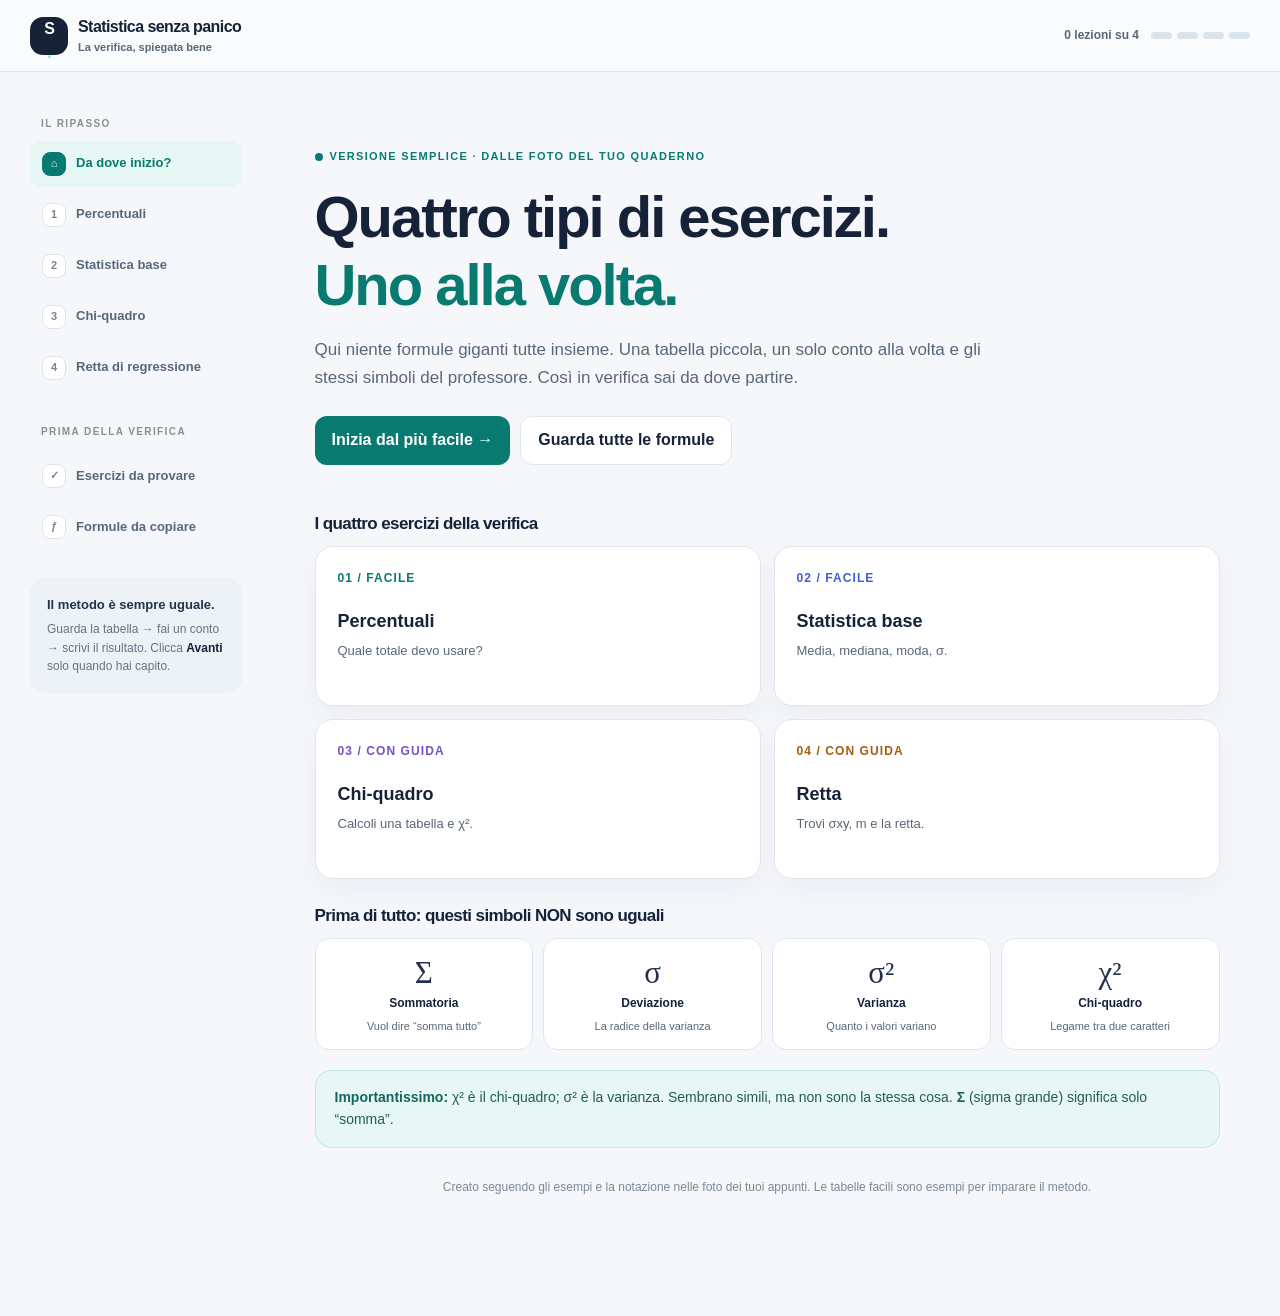
<file: statistica-verifica/index.html>
<!doctype html>
<html lang="it">
<head>
<meta charset="utf-8">
<meta name="viewport" content="width=device-width,initial-scale=1">
<meta name="theme-color" content="#f6f7fb">
<meta name="description" content="Ripasso di statistica senza formule complicate. Esempi guidati, chi-quadro, percentuali e retta di regressione.">
<title>Statistica senza panico — Ripasso per la verifica</title>
<style>
:root{--bg:#f6f7fb;--panel:#ffffff;--ink:#152238;--muted:#596777;--line:#dfe6ed;--teal:#087a70;--teal-soft:#e7f7f3;--blue:#405dda;--blue-soft:#edf1ff;--amber:#a65d11;--amber-soft:#fff4df;--purple:#7453ba;--purple-soft:#f1eaff;--red:#ae443f;--red-soft:#fdf0ee;--shadow:0 10px 30px rgba(17,34,60,.045);--round:22px;--font:ui-sans-serif,-apple-system,BlinkMacSystemFont,"Segoe UI",Arial,sans-serif}
*{box-sizing:border-box}html{scroll-behavior:smooth}body{margin:0;background:var(--bg);color:var(--ink);font-family:var(--font);line-height:1.55;-webkit-font-smoothing:antialiased}button,input{font:inherit}button,a{outline-offset:3px}button{cursor:pointer}a{color:inherit;text-decoration:none}h1,h2,h3,h4,p{margin:0}h1,h2,h3{letter-spacing:-.035em;line-height:1.18}p{color:var(--muted)}strong{color:var(--ink)}:focus-visible{outline:3px solid var(--blue)}.shell{max-width:1320px;margin:auto;padding:0 30px}.top{height:72px;background:rgba(250,251,253,.94);backdrop-filter:blur(18px);position:sticky;top:0;z-index:60;border-bottom:1px solid var(--line)}.top .shell{height:100%;display:flex;align-items:center;justify-content:space-between;gap:12px}.brand{display:flex;align-items:center;gap:10px;font-weight:850;letter-spacing:-.035em}.brand-mark{display:grid;place-items:center;width:38px;height:38px;border-radius:13px;background:var(--ink);color:white;letter-spacing:-.06em}.brand small{display:block;color:var(--muted);font-size:11px;font-weight:600;letter-spacing:0}.top-right{display:flex;align-items:center;gap:12px}.mini-progress{display:flex;gap:5px;align-items:center}.mini-progress span{width:21px;height:7px;border-radius:20px;background:#dce4eb;transition:background .25s}.mini-progress span.done{background:var(--teal)}.top-status{font-size:12px;color:var(--muted);font-weight:680}.app{display:grid;grid-template-columns:212px minmax(0,1fr);gap:42px;padding-top:34px;padding-bottom:90px}.left{position:sticky;top:98px;align-self:start}.nav-label{color:#87909a;text-transform:uppercase;font-size:10px;letter-spacing:.14em;font-weight:850;padding:10px 11px 9px}.nav{display:grid;gap:5px}.nav button{border:0;background:none;text-align:left;display:flex;align-items:center;gap:10px;border-radius:12px;padding:11px 12px;font-weight:710;color:#57677b;font-size:13px;transition:background .16s,color .16s}.nav button:hover{background:#edf1f5;color:var(--ink)}.nav button.active{color:var(--teal);background:var(--teal-soft)}.num{display:grid;place-items:center;width:24px;height:24px;border:1px solid #dde3e9;border-radius:8px;color:#788494;background:#fff;font-size:11px;font-weight:850}.active .num{background:var(--teal);color:white;border-color:var(--teal)}.nav .check{margin-left:auto;color:var(--teal);font-size:13px;font-weight:900}.side-tip{padding:17px;margin-top:28px;border-radius:15px;background:#edf2f7;font-size:12px;color:#667384}.side-tip b{display:block;font-size:13px;color:#22344a;margin-bottom:5px}.content{min-width:0}.page{display:none;max-width:905px;margin:0 auto}.page.active{display:block;animation:appear .23s ease both}@keyframes appear{from{opacity:.35;transform:translateY(6px)}to{opacity:1;transform:translateY(0)}}.eyebrow{display:inline-flex;align-items:center;gap:7px;color:var(--teal);text-transform:uppercase;font-size:11px;font-weight:850;letter-spacing:.12em}.eyebrow .circle{width:8px;height:8px;background:currentColor;border-radius:50%}.hero{padding:38px 0 22px}.hero h1{font-size:clamp(35px,5vw,58px);margin:14px 0 16px;max-width:760px;font-weight:830}.hero p{font-size:17px;max-width:670px;line-height:1.65}.hero-actions{display:flex;flex-wrap:wrap;gap:10px;margin-top:24px}.button{border:0;display:inline-flex;align-items:center;justify-content:center;gap:8px;font-weight:800;border-radius:12px;min-height:44px;padding:11px 17px;background:var(--teal);color:#fff;transition:transform .12s,background .12s}.button:hover{transform:translateY(-1px);background:#05665e}.button:disabled{opacity:.45;cursor:not-allowed;transform:none}.button.secondary{background:#fff;color:var(--ink);border:1px solid var(--line)}.button.secondary:hover{background:#f1f5f7}.button.snow{background:#edf4f6;color:#264456}.button.small{padding:8px 11px;min-height:35px;font-size:12px}.button.full{width:100%}.tile-title{margin:27px 0 12px;font-size:17px}.lesson-grid{display:grid;grid-template-columns:repeat(2,minmax(0,1fr));gap:13px}.lesson-tile{border:1px solid var(--line);border-radius:18px;padding:22px;text-align:left;background:var(--panel);box-shadow:var(--shadow);display:flex;flex-direction:column;min-height:160px;transition:transform .15s,border .15s}.lesson-tile:hover{transform:translateY(-2px);border-color:#8cbcb6}.tile-num{font-weight:900;font-size:12px;letter-spacing:.09em;margin-bottom:21px;color:var(--teal)}.lesson-tile:nth-child(2) .tile-num{color:var(--blue)}.lesson-tile:nth-child(3) .tile-num{color:var(--purple)}.lesson-tile:nth-child(4) .tile-num{color:var(--amber)}.lesson-tile strong{font-size:18px;margin-bottom:5px}.lesson-tile span:last-child{font-size:13px;color:var(--muted)}.notice{background:var(--teal-soft);border:1px solid #c2e8e2;border-radius:16px;padding:16px 19px;color:#255c57;font-size:14px}.notice strong{color:#13655d}.symbol-grid{display:grid;grid-template-columns:repeat(4,minmax(0,1fr));gap:10px;margin:12px 0 20px}.symbol{border:1px solid var(--line);background:white;border-radius:14px;padding:12px;min-height:108px;text-align:center}.symbol .glyph{font-family:Georgia,serif;font-size:31px;color:#243248;display:block;line-height:1.4}.symbol strong{display:block;font-size:12px}.symbol small{color:var(--muted);font-size:11px}.page-heading{padding:22px 0 19px}.page-heading .kicker{color:var(--teal);font-size:12px;font-weight:850;letter-spacing:.1em;text-transform:uppercase}.page-heading h1{font-size:clamp(31px,4vw,44px);margin:8px 0 11px}.page-heading p{font-size:16px;line-height:1.6;max-width:760px}.goal{display:flex;gap:12px;align-items:flex-start;background:var(--blue-soft);color:#365089;border:1px solid #d8e0ff;border-radius:15px;padding:14px 17px;margin:12px 0 20px}.goal .goal-icon{font-size:21px}.goal p{color:#405b93;font-size:14px;line-height:1.5}.goal strong{color:#2d4595}.example{background:white;border:1px solid var(--line);border-radius:20px;padding:20px 23px;margin-bottom:16px;box-shadow:var(--shadow)}.example-title{display:flex;align-items:center;justify-content:space-between;gap:10px;margin-bottom:15px}.example h2{font-size:19px}.tag{background:#f1f3f6;color:#647083;border-radius:99px;padding:4px 9px;font-weight:740;font-size:11px;white-space:nowrap}.table-container{overflow-x:auto;-webkit-overflow-scrolling:touch}table{border-collapse:separate;border-spacing:0;width:100%;font-variant-numeric:tabular-nums;font-size:14px;border:1px solid var(--line);border-radius:12px;overflow:hidden}th,td{padding:12px 10px;border-bottom:1px solid var(--line);text-align:center}th{background:#f8fafb;color:#344155;font-weight:800}th:first-child{font-weight:850}tbody tr:last-child td,tbody tr:last-child th{border-bottom:0}tfoot th,tfoot td{background:#eef4f7;font-weight:850;border-top:1px solid var(--line);border-bottom:0}.highlight{background:#ddf5ec!important;color:#0e6d58!important;font-weight:850}.highlight-alt{background:#fff0d7!important;color:#82521f!important;font-weight:820}.table-note{font-size:12px;color:#6c7987;margin-top:9px}.step-card{scroll-margin-top:91px;background:white;border:1px solid var(--line);border-radius:22px;box-shadow:var(--shadow);overflow:hidden}.step-head{padding:19px 23px 14px;display:flex;justify-content:space-between;align-items:center;gap:13px;border-bottom:1px solid #edf0f4}.step-head .step-label{font-size:12px;color:var(--teal);font-weight:850}.step-counter{font-variant-numeric:tabular-nums;color:var(--muted);font-size:12px;font-weight:720}.step-track{display:flex;gap:5px;margin-top:8px}.step-track span{height:5px;width:28px;border-radius:50px;background:#dde6e9}.step-track span.filled{background:var(--teal)}.step{display:none;padding:25px 28px 22px;min-height:310px}.step.active{display:block;animation:appear .18s ease}.step h2{font-size:clamp(22px,2.6vw,28px);margin-bottom:10px}.step .lead{font-size:15px;line-height:1.65;margin-bottom:18px;max-width:740px}.lesson-formula{background:#f4f7fa;border:1px solid #e7edf2;border-radius:16px;padding:18px 21px;margin:17px 0}.lesson-formula .small-label{color:#697888;text-transform:uppercase;font-size:10px;font-weight:900;letter-spacing:.1em;margin-bottom:9px}.equation{display:block;font-size:clamp(20px,2.6vw,28px);font-weight:850;letter-spacing:-.035em;line-height:1.42;color:#1b3756;overflow-wrap:anywhere;font-variant-numeric:tabular-nums}.equation.smaller{font-size:clamp(17px,2.1vw,22px)}.work-row{margin-top:12px;padding-top:12px;border-top:1px solid #dbe4ec;font-size:15px;color:#465870}.work-row b{color:var(--teal)}.success-line{margin:16px 0 0;background:var(--teal-soft);border:1px solid #cde8de;border-radius:12px;padding:13px 15px;color:#126e5d;font-weight:730;font-size:14px}.warning-line{margin-top:14px;background:var(--amber-soft);border:1px solid #f3dcb6;color:#875820;padding:12px 14px;border-radius:12px;font-size:13px}.micro{font-size:13px;color:#6c7685;margin-top:10px}.step-foot{padding:16px 23px;border-top:1px solid #edf0f4;display:flex;align-items:center;justify-content:space-between;gap:12px;background:#fcfdfd}.footer-actions{display:flex;gap:9px;margin-left:auto}.table-mini{max-width:660px;margin:15px 0}.table-mini th,.table-mini td{padding:9px 10px}.recall{display:flex;align-items:center;gap:10px;margin-top:17px;justify-content:space-between;padding:15px 3px}.recall p{font-size:13px}.after-lesson{margin-top:15px}.after-lesson summary{cursor:pointer;font-size:14px;font-weight:840;color:#244c68;padding:16px 18px;background:#eaf0f6;border-radius:14px;list-style:none}.after-lesson summary::-webkit-details-marker{display:none}.after-lesson summary:after{content:'+';float:right;font-size:20px;line-height:1}.after-lesson[open] summary:after{content:'−'}.after-body{background:#fff;padding:19px;border:1px solid var(--line);border-radius:0 0 14px 14px;font-size:14px}.after-body h3{font-size:16px;margin:12px 0 7px}.after-body p{font-size:14px}.after-body .lesson-formula{margin:10px 0}.large-callout{margin:20px 0;background:#fff;border:1px solid var(--line);padding:18px 21px;border-radius:18px}.large-callout h3{font-size:16px;margin-bottom:6px}.large-callout p{font-size:14px}.choice-buttons{display:flex;flex-wrap:wrap;gap:8px;margin:16px 0}.choice-buttons button{background:#fff;color:#355064;border:1px solid var(--line);border-radius:11px;padding:9px 12px;font-weight:750;font-size:13px}.choice-buttons button[aria-pressed="true"]{background:var(--teal);color:#fff;border-color:var(--teal)}.live-result{background:#eaf8f3;border:1px solid #bfe4d7;padding:15px;border-radius:14px;color:#176857}.live-result .big{font-size:27px;font-weight:880;display:block;color:#106e5d;line-height:1.4}.quiz-grid{display:grid;gap:17px}.quiz-card{background:white;border:1px solid var(--line);border-radius:20px;padding:23px;box-shadow:var(--shadow)}.quiz-card h2{font-size:20px;margin-bottom:6px}.quiz-card .question{font-size:14px;margin-bottom:16px}.fields{display:grid;grid-template-columns:repeat(3,minmax(0,1fr));gap:11px;margin:18px 0 11px}.field label{display:block;font-size:12px;font-weight:750;margin:0 0 7px;color:#4e6176}.field input{width:100%;border:1px solid #ced9e4;border-radius:11px;background:white;color:var(--ink);padding:11px 12px;font-size:15px}.field input:focus{outline:3px solid #d2e5ff;border-color:#6180c9}.quiz-actions{display:flex;gap:12px;align-items:center;flex-wrap:wrap;margin-top:13px}.feedback{font-size:13px;min-height:20px;font-weight:730}.feedback.good{color:#08725b}.feedback.bad{color:var(--red)}details.solution{margin-top:16px;background:#f6f8fa;border-radius:12px}details.solution summary{padding:12px 14px;cursor:pointer;font-weight:760;color:#405970;font-size:13px}details.solution .detail{border-top:1px solid #e5ebf0;padding:14px;font-size:13px;color:#526073}.quiz-score{margin-top:19px;background:var(--teal-soft);border:1px solid #c3e8dd;border-radius:15px;padding:17px;font-size:14px;color:#1f665a}.cheats{display:grid;grid-template-columns:1fr 1fr;gap:14px}.cheat{background:#fff;border:1px solid var(--line);border-radius:17px;padding:20px 21px}.cheat h2{font-size:18px;margin-bottom:12px}.cheat .small-label{font-size:11px;font-weight:850;color:#738397;text-transform:uppercase;letter-spacing:.07em;margin-top:14px}.cheat .formula-compact{display:block;font-size:19px;font-weight:850;line-height:1.55;color:#194a59;overflow-wrap:anywhere}.cheat p{font-size:13px;margin-top:4px}.words{font-size:13px;line-height:1.65}.one-page-top{display:flex;justify-content:space-between;align-items:center;gap:10px;margin-bottom:14px}.footnote{font-size:12px;color:#7c8893;margin:30px 0;text-align:center}.only-print{display:none}.mobile-nav{display:none}.fraction{display:inline-flex;vertical-align:middle;flex-direction:column;text-align:center;margin:0 4px;font-size:.96em;line-height:1.3}.fraction .top{all:unset;display:block;border-bottom:2px solid currentColor;padding:0 6px 3px}.fraction .bottom{display:block;padding:3px 6px 0}.tiny-list{padding-left:19px;color:#536272;font-size:14px;line-height:1.8;margin:8px 0}.shortcut{font-size:13px;color:#406476;background:#eff5f8;padding:11px 14px;border-radius:12px;margin-top:9px}
@media(max-width:990px){.app{grid-template-columns:180px minmax(0,1fr);gap:25px}.shell{padding-left:20px;padding-right:20px}.symbol-grid{grid-template-columns:repeat(2,1fr)}}
@media(max-width:720px){.shell{padding-left:16px;padding-right:16px}.top{height:61px}.top-status{display:none}.brand{font-size:13px}.brand small{font-size:10px}.brand-mark{width:33px;height:33px;border-radius:10px}.mini-progress span{width:14px}.app{display:block;padding-top:8px;padding-bottom:70px}.left{display:none}.mobile-nav{display:flex;gap:7px;overflow-x:auto;white-space:nowrap;padding:10px 16px 12px;scrollbar-width:none;border-bottom:1px solid var(--line);background:#f6f7fb;position:sticky;top:61px;z-index:40;margin-left:-16px;margin-right:-16px}.mobile-nav::-webkit-scrollbar{display:none}.mobile-nav button{font-size:12px;background:white;border:1px solid #dfe5eb;color:#5a697b;border-radius:50px;padding:8px 12px;font-weight:800}.mobile-nav button.active{color:white;background:var(--teal);border-color:var(--teal)}.hero{padding-top:22px}.hero h1{font-size:37px}.hero p{font-size:15px}.lesson-grid{grid-template-columns:1fr 1fr;gap:10px}.lesson-tile{padding:16px;min-height:145px}.lesson-tile strong{font-size:16px}.lesson-tile span:last-child{font-size:12px}.tile-num{margin-bottom:12px}.example{padding:17px 13px}.example-title{padding:0 3px}.step-head{padding:17px 16px 12px}.step{padding:20px 17px;min-height:340px}.step-card{scroll-margin-top:133px}.step-foot{padding:13px 14px}.step-foot .button{font-size:12px;padding:10px}.button{font-size:13px}.equation{font-size:22px}.equation.smaller{font-size:17px}.lesson-formula{padding:16px 14px}.fields,.cheats{grid-template-columns:1fr}.quiz-card{padding:17px}.symbol-grid{gap:7px}.symbol{padding:10px}.page-heading{padding-top:21px}.page-heading p{font-size:14px}th,td{padding:10px 8px;font-size:12px}.table-note{font-size:11px}.quiz-card .table-container table{font-size:12px}}
@media(max-width:380px){.lesson-grid{grid-template-columns:1fr}.mini-progress{display:none}.step-foot{flex-wrap:wrap}.step-foot .footer-actions{margin-left:auto}.step{min-height:360px}}
@media(prefers-reduced-motion:reduce){*,*:before,*:after{animation:none!important;transition:none!important;scroll-behavior:auto!important}}
@media print{body.print-cheats .top,body.print-cheats .left,body.print-cheats .mobile-nav,body.print-cheats .page:not(#formulario),body.print-cheats #formulario .page-heading,body.print-cheats .one-page-top,body.print-cheats .footnote{display:none!important}body.print-cheats .app{padding:0;display:block}body.print-cheats #formulario{display:block!important;max-width:none}body.print-cheats .only-print{display:block;margin:0 0 12px}body.print-cheats .cheats{display:grid;grid-template-columns:1fr 1fr}body.print-cheats .cheat{break-inside:avoid;padding:13px;border-color:#888;box-shadow:none}body.print-cheats .cheat h2{font-size:15px}body.print-cheats .cheat .formula-compact{font-size:15px}body.print-cheats .cheat p{font-size:11px}body.print-cheats .cheats{gap:9px}@page{margin:13mm;size:A4}}
</style>
</head>
<body>
<header class="top"><div class="shell"><a href="#inizio" data-go="inizio" class="brand" aria-label="Torna alla pagina iniziale"><span class="brand-mark">S<span style="color:#7be8c8">.</span></span><span>Statistica senza panico<small>La verifica, spiegata bene</small></span></a><div class="top-right"><span class="top-status" id="completed-text">0 lezioni su 4</span><div class="mini-progress" aria-label="Progresso delle quattro lezioni" id="top-progress"><span></span><span></span><span></span><span></span></div></div></div></header>
<div class="shell app">
<aside class="left"><div class="nav-label">IL RIPASSO</div><nav class="nav" aria-label="Capitoli">
<button data-go="inizio" class="active"><span class="num">⌂</span>Da dove inizio?</button>
<button data-go="percentuali"><span class="num">1</span>Percentuali <span class="check" data-check="percentuali"></span></button>
<button data-go="statistica"><span class="num">2</span>Statistica base <span class="check" data-check="statistica"></span></button>
<button data-go="chi-quadro"><span class="num">3</span>Chi-quadro <span class="check" data-check="chi-quadro"></span></button>
<button data-go="retta"><span class="num">4</span>Retta di regressione <span class="check" data-check="retta"></span></button>
<div class="nav-label" style="margin-top:18px">PRIMA DELLA VERIFICA</div>
<button data-go="allenamento"><span class="num">✓</span>Esercizi da provare</button>
<button data-go="formulario"><span class="num">ƒ</span>Formule da copiare</button>
</nav><div class="side-tip"><b>Il metodo è sempre uguale.</b>Guarda la tabella → fai un conto → scrivi il risultato. Clicca <strong>Avanti</strong> solo quando hai capito.</div></aside>
<main class="content">
<nav class="mobile-nav" aria-label="Capitoli su telefono"><button data-go="inizio" class="active">Inizio</button><button data-go="percentuali">1. Percentuali</button><button data-go="statistica">2. Statistica</button><button data-go="chi-quadro">3. Chi-quadro</button><button data-go="retta">4. Retta</button><button data-go="allenamento">Esercizi</button><button data-go="formulario">Formule</button></nav>
<section class="page active" id="inizio">
<div class="hero"><div class="eyebrow"><span class="circle"></span> Versione semplice · Dalle foto del tuo quaderno</div><h1>Quattro tipi di esercizi.<br><span style="color:var(--teal)">Uno alla volta.</span></h1><p>Qui niente formule giganti tutte insieme. Una tabella piccola, un solo conto alla volta e gli stessi simboli del professore. Così in verifica sai da dove partire.</p><div class="hero-actions"><button class="button" data-go="percentuali">Inizia dal più facile →</button><button class="button secondary" data-go="formulario">Guarda tutte le formule</button></div></div>
<h2 class="tile-title">I quattro esercizi della verifica</h2><div class="lesson-grid">
<button class="lesson-tile" data-go="percentuali"><span class="tile-num">01 / FACILE</span><strong>Percentuali</strong><span>Quale totale devo usare?</span></button>
<button class="lesson-tile" data-go="statistica"><span class="tile-num">02 / FACILE</span><strong>Statistica base</strong><span>Media, mediana, moda, σ.</span></button>
<button class="lesson-tile" data-go="chi-quadro"><span class="tile-num">03 / CON GUIDA</span><strong>Chi-quadro</strong><span>Calcoli una tabella e χ².</span></button>
<button class="lesson-tile" data-go="retta"><span class="tile-num">04 / CON GUIDA</span><strong>Retta</strong><span>Trovi σxy, m e la retta.</span></button>
</div>
<h2 class="tile-title">Prima di tutto: questi simboli NON sono uguali</h2><div class="symbol-grid">
<div class="symbol"><span class="glyph">Σ</span><strong>Sommatoria</strong><small>Vuol dire “somma tutto”</small></div>
<div class="symbol"><span class="glyph">σ</span><strong>Deviazione</strong><small>La radice della varianza</small></div>
<div class="symbol"><span class="glyph">σ²</span><strong>Varianza</strong><small>Quanto i valori variano</small></div>
<div class="symbol"><span class="glyph">χ²</span><strong>Chi-quadro</strong><small>Legame tra due caratteri</small></div>
</div><div class="notice"><strong>Importantissimo:</strong> χ² è il chi-quadro; σ² è la varianza. Sembrano simili, ma non sono la stessa cosa. <strong>Σ</strong> (sigma grande) significa solo “somma”.</div>
</section>
<section class="page" id="percentuali"><header class="page-heading"><div class="kicker">Esercizio 1 · 4 piccoli passi</div><h1>Percentuali da una tabella</h1><p>È il più veloce: scegli il totale giusto e fai una divisione. Tutto qui.</p></header>
<div class="goal"><span class="goal-icon">🎯</span><p><strong>Obiettivo:</strong> se chiede “ragazze tra i maggiorenni”, devi trovare la percentuale giusta. Non serve imparare nulla a memoria oltre a parte ÷ totale × 100.</p></div>
<div class="example"><div class="example-title"><h2>La tabella dell'esempio</h2><span class="tag">10 persone</span></div><div class="table-container"><table id="perc-main"><thead><tr><th>Età</th><th>Ragazze</th><th>Ragazzi</th><th>Totale</th></tr></thead><tbody><tr><th>Meno di 18</th><td>2</td><td>3</td><td>5</td></tr><tr><th>18 o più</th><td id="pct-target">4</td><td>1</td><td id="pct-row-total">5</td></tr></tbody><tfoot><tr><th>Totale</th><td id="pct-col-total">6</td><td>4</td><td id="pct-all-total">10</td></tr></tfoot></table></div><p class="table-note">Il numero 4 è sempre lo stesso. Cambia il totale per cui lo dividi.</p></div>
<div class="step-card" data-lesson="percentuali">
<div class="step-head"><div><div class="step-label">FAI UN PASSO ALLA VOLTA</div><div class="step-track" data-track></div></div><span class="step-counter" data-counter></span></div>
<div class="step active"><h2>1. Impara una sola formula</h2><p class="lead">Per trovare una percentuale, prendi il numero che ti interessa, lo dividi per il totale richiesto e moltiplichi per 100.</p><div class="lesson-formula"><div class="small-label">Scrivi così</div><div class="equation">% = parte ÷ totale × 100</div><div class="work-row">Se ci sono 2 ragazze su 10 persone: <b>2 ÷ 10 × 100 = 20%</b></div></div><div class="success-line">La sola difficoltà è capire qual è il “totale”. Lo vediamo ora.</div></div>
<div class="step"><h2>2. «Ragazze TRA i maggiorenni»</h2><p class="lead"><strong>TRA i maggiorenni</strong> significa: guarda soltanto la riga “18 o più”. Lì ci sono 5 persone in totale.</p><div class="lesson-formula"><div class="small-label">Operazione da scrivere</div><div class="equation">4 ÷ 5 × 100 = 80%</div></div><p class="success-line">Usi il <b>5</b> della riga, non il 10 generale.</p></div>
<div class="step"><h2>3. «Maggiorenni TRA le ragazze»</h2><p class="lead">Questa volta guarda solo la <strong>colonna Ragazze</strong>: le ragazze totali sono 6.</p><div class="lesson-formula"><div class="small-label">Operazione da scrivere</div><div class="equation">4 ÷ 6 × 100 = 66,7%</div></div><p class="success-line">Usi il <b>6</b> della colonna. Sono due domande diverse!</p></div>
<div class="step"><h2>4. «Maggiorenni ragazze SUL TOTALE»</h2><p class="lead">Qui la domanda dice <strong>sul totale</strong>: quindi devi usare il totale generale, cioè 10 persone.</p><div class="lesson-formula"><div class="small-label">Operazione da scrivere</div><div class="equation">4 ÷ 10 × 100 = 40%</div></div><p class="success-line">Riga = 5 · Colonna = 6 · Tutti = 10. Il numero sopra resta sempre 4.</p></div>
<div class="step-foot"><button class="button secondary small" data-prev>← Indietro</button><div class="footer-actions"><button class="button" data-next>Ho capito, avanti →</button></div></div></div>
<div class="large-callout"><h3>Prova a cambiare la domanda</h3><p>Premi una frase: il sito ti mostra quale totale scegliere.</p><div class="choice-buttons" id="percentage-choices"><button aria-pressed="true" data-pchoice="row">Tra i maggiorenni</button><button aria-pressed="false" data-pchoice="col">Tra le ragazze</button><button aria-pressed="false" data-pchoice="all">Su tutti</button></div><div class="live-result" id="percentage-live" aria-live="polite"><span class="big">4 ÷ 5 × 100 = 80%</span>Il numero sotto è 5 perché stai guardando la riga “18 o più”.</div></div>
</section>
<section class="page" id="statistica"><header class="page-heading"><div class="kicker">Esercizio 2 · 5 piccoli passi</div><h1>Statistica base</h1><p>Media, moda, mediana, varianza e sigma. Con appena quattro dati.</p></header>
<div class="goal"><span class="goal-icon">🎯</span><p><strong>Obiettivo:</strong> data una tabella con valori e frequenze, saper fare la media, trovare il numero più frequente e calcolare σ.</p></div>
<div class="example"><div class="example-title"><h2>La tabella dell'esempio</h2><span class="tag">4 dati in tutto</span></div><div class="table-container"><table><thead><tr><th>Valore x</th><th>1</th><th>2</th><th>3</th></tr></thead><tbody><tr><th>Frequenza f</th><td>1</td><td>2</td><td>1</td></tr></tbody></table></div><p class="table-note">Vuol dire che i dati sono: <strong>1, 2, 2, 3</strong>. Il 2 compare due volte.</p></div>
<div class="step-card" data-lesson="statistica"><div class="step-head"><div><div class="step-label">FAI UN PASSO ALLA VOLTA</div><div class="step-track" data-track></div></div><span class="step-counter" data-counter></span></div>
<div class="step active"><h2>1. Trova n, cioè quanti dati hai</h2><p class="lead">Somma le <strong>frequenze</strong>, non i valori x. Frequenza = quante volte compare quel numero.</p><div class="lesson-formula"><div class="small-label">Formula del quaderno, scritta semplice</div><div class="equation">n = 1 + 2 + 1 = 4</div></div><div class="success-line">Hai quattro dati: 1, 2, 2, 3.</div></div>
<div class="step"><h2>2. Calcola la media</h2><p class="lead">Moltiplichi ogni <strong>valore</strong> per quante volte compare. Sommi tutto e dividi per n.</p><div class="lesson-formula"><div class="small-label">Formula facile</div><div class="equation smaller">Media = somma(x × f) ÷ n</div><div class="work-row">Con i nostri numeri:<br><b>(1 × 1 + 2 × 2 + 3 × 1) ÷ 4 = 8 ÷ 4 = 2</b></div></div><div class="success-line">La media è <strong>2</strong>. Non devi fare (1 + 2 + 3) ÷ 3, perché il 2 compare due volte.</div></div>
<div class="step"><h2>3. Trova moda e mediana</h2><p class="lead"><strong>Moda</strong> = il numero che compare più spesso. <strong>Mediana</strong> = il valore centrale, dopo aver ordinato i dati.</p><div class="lesson-formula"><div class="small-label">Scrivi i dati in ordine</div><div class="equation">1, <span style="color:var(--teal)">2, 2</span>, 3</div><div class="work-row"><b>Moda = 2</b> perché compare due volte.<br><b>Mediana = (2 + 2) ÷ 2 = 2</b> perché ci sono due dati centrali.</div></div><div class="success-line">Se ci fosse un solo dato centrale, la mediana sarebbe direttamente quel numero.</div></div>
<div class="step"><h2>4. Calcola la varianza (σ²)</h2><p class="lead">La varianza negli appunti si calcola così: fai i quadrati dei valori x, moltiplichi per f, sommi, dividi per n e togli la media al quadrato.</p><div class="table-container table-mini"><table><thead><tr><th>x</th><th>f</th><th>x² × f</th></tr></thead><tbody><tr><td>1</td><td>1</td><td>1 × 1 = 1</td></tr><tr><td>2</td><td>2</td><td>4 × 2 = 8</td></tr><tr><td>3</td><td>1</td><td>9 × 1 = 9</td></tr></tbody><tfoot><tr><th colspan="2">Somma</th><td>18</td></tr></tfoot></table></div><div class="lesson-formula"><div class="small-label">Come sul quaderno</div><div class="equation smaller">σ² = somma(x² × f) ÷ n − media²</div><div class="work-row">Con i numeri:<br><b>σ² = 18 ÷ 4 − 2² = 4,5 − 4 = 0,5</b></div></div><div class="success-line">Varianza = <strong>0,5</strong>. Attenzione: 2² significa 2 × 2 = 4.</div></div>
<div class="step"><h2>5. Calcola sigma (σ)</h2><p class="lead">Sigma piccolo è la <strong>deviazione standard</strong>. È semplicemente la radice quadrata della varianza appena trovata.</p><div class="lesson-formula"><div class="small-label">Formula da ricordare</div><div class="equation">σ = √σ² = √0,5 ≈ 0,71</div></div><div class="success-line">Adesso sai la differenza: <strong>σ² = varianza = 0,5</strong>, mentre <strong>σ = deviazione standard = 0,71</strong>.</div></div>
<div class="step-foot"><button class="button secondary small" data-prev>← Indietro</button><div class="footer-actions"><button class="button" data-next>Ho capito, avanti →</button></div></div></div>
<details class="after-lesson"><summary>Che cosa sono frequenza relativa e cumulata?</summary><div class="after-body"><p><strong>f</strong> è la frequenza assoluta: quante volte compare un dato. <strong>F</strong> è la frequenza cumulata: sommi le frequenze man mano che vai avanti. La frequenza relativa in percentuale è <strong>f ÷ n × 100</strong>.</p><div class="table-container table-mini"><table><thead><tr><th>x</th><th>f</th><th>F cumulata</th><th>f %</th></tr></thead><tbody><tr><td>1</td><td>1</td><td>1</td><td>25%</td></tr><tr><td>2</td><td>2</td><td>3</td><td>50%</td></tr><tr><td>3</td><td>1</td><td>4</td><td>25%</td></tr></tbody><tfoot><tr><th>Totale</th><td>4</td><td>—</td><td>100%</td></tr></tfoot></table></div><p>Per la seconda cumulata fai 1 + 2 = 3; per l'ultima 3 + 1 = 4. Per le percentuali, ad esempio: <strong>2 ÷ 4 × 100 = 50%</strong>.</p></div></details>
<details class="after-lesson"><summary>E se nella verifica trovi degli intervalli come 10–20?</summary><div class="after-body"><h3>Usa il punto medio</h3><p>Se in tabella leggi 10–20, per fare la media usa il numero a metà: (10 + 20) ÷ 2 = <strong>15</strong>. Per 20–30 usa 25. Poi fai la media con le frequenze normalmente.</p><div class="lesson-formula"><div class="equation smaller">Punto medio = (inizio + fine) ÷ 2</div></div><p>La classe con la frequenza più alta è la classe modale.</p></div></details>
</section>
<section class="page" id="chi-quadro"><header class="page-heading"><div class="kicker">Esercizio 3 · 5 piccoli passi</div><h1>Chi-quadro (χ²)</h1><p>Non è la varianza. Qui hai una tabella con due caratteristiche e vuoi capire quanto sono collegate.</p></header>
<div class="goal"><span class="goal-icon">🎯</span><p><strong>Obiettivo:</strong> completare la tabella teorica, fare χ² e poi il chi-quadro normalizzato. La formula è quella del quaderno, ma con numeri molto facili.</p></div>
<div class="example"><div class="example-title"><h2>Tabella osservata (i numeri dati)</h2><span class="tag">2 righe × 2 colonne</span></div><div class="table-container"><table><thead><tr><th></th><th>Y1</th><th>Y2</th><th>Totale</th></tr></thead><tbody><tr><th>X1</th><td>6</td><td>2</td><td>8</td></tr><tr><th>X2</th><td>2</td><td>6</td><td>8</td></tr></tbody><tfoot><tr><th>Totale</th><td>8</td><td>8</td><td>16</td></tr></tfoot></table></div><p class="table-note">I numeri interni (6, 2, 2, 6) sono le <strong>caselle osservate</strong>. I totali sono in basso e a destra.</p></div>
<div class="step-card" data-lesson="chi-quadro"><div class="step-head"><div><div class="step-label">FAI UN PASSO ALLA VOLTA</div><div class="step-track" data-track></div></div><span class="step-counter" data-counter></span></div>
<div class="step active"><h2>1. Completa i totali</h2><p class="lead">Somma ogni riga e ogni colonna. Il numero nell'angolo in basso a destra è <strong>n</strong>, il totale di tutte le persone.</p><div class="lesson-formula"><div class="small-label">Con questa tabella</div><div class="equation smaller">6 + 2 = 8 &nbsp; · &nbsp; 2 + 6 = 8</div><div class="work-row">Totale generale: <b>n = 8 + 8 = 16</b></div></div><div class="success-line">Il numero <strong>16</strong> ti servirà nelle prossime formule.</div></div>
<div class="step"><h2>2. Costruisci la tabella teorica</h2><p class="lead">Per ogni casella fai: <strong>totale riga × totale colonna ÷ n</strong>. La stessa formula per tutte le caselle.</p><div class="lesson-formula"><div class="small-label">Formula del quaderno, in italiano</div><div class="equation smaller">Teorica = (tot. riga × tot. colonna) ÷ n</div><div class="work-row">Prima casella: <b>8 × 8 ÷ 16 = 4</b></div></div><div class="table-container table-mini"><table><thead><tr><th>Teorica</th><th>Y1</th><th>Y2</th><th>Totale</th></tr></thead><tbody><tr><th>X1</th><td class="highlight">4</td><td>4</td><td>8</td></tr><tr><th>X2</th><td>4</td><td>4</td><td>8</td></tr></tbody><tfoot><tr><th>Totale</th><td>8</td><td>8</td><td>16</td></tr></tfoot></table></div><div class="success-line">Qui tutte le teoriche sono 4 perché i totali di righe e colonne sono uguali.</div></div>
<div class="step"><h2>3. Calcola χ², come nel quaderno</h2><p class="lead">Ogni casella: <strong>numero² ÷ (totale riga × totale colonna)</strong>. Somma i quattro risultati, togli 1 e moltiplica per n.</p><div class="lesson-formula"><div class="small-label">Formula del professore tradotta</div><div class="equation smaller">χ² = n × [somma delle frazioni − 1]</div><div class="work-row">Qui <b>ogni denominatore è 8 × 8 = 64</b>.<br>Le caselle sono <b>6, 2, 2, 6</b>.</div></div><div class="lesson-formula"><div class="small-label">Il calcolo completo (una riga!)</div><div class="equation smaller">χ² = 16 × [(36 + 4 + 4 + 36) ÷ 64 − 1]</div><div class="work-row"><b>= 16 × (80 ÷ 64 − 1) = 16 × 0,25 = 4</b></div></div><div class="success-line">Il tuo <strong>χ² vale 4</strong>. Non devi usare σ per questo esercizio.</div></div>
<div class="step"><h2>4. Normalizza il chi-quadro</h2><p class="lead">Nel quaderno devi calcolare anche χ² normalizzato. Qui ci sono <strong>2 righe e 2 colonne</strong>, quindi il numero più piccolo fra (2−1) e (2−1) è 1.</p><div class="lesson-formula"><div class="small-label">Formula del professore, facile</div><div class="equation smaller">χ² norm. = χ² ÷ [n × minimo]</div><div class="work-row"><b>= 4 ÷ (16 × 1) = 0,25 = 25%</b></div></div><div class="success-line">Risultato: <strong>25%</strong>. È un indice di collegamento: non significa “25% di probabilità”.</div></div>
<div class="step"><h2>5. E se la tabella è 3 × 2?</h2><p class="lead">Identico procedimento: cambi soltanto i numeri. Nel tuo quaderno c'è proprio una tabella con <strong>3 righe, 2 colonne e n = 50</strong>.</p><div class="table-container table-mini"><table><thead><tr><th></th><th>Y1</th><th>Y2</th><th>Totale</th></tr></thead><tbody><tr><th>X1</th><td>15</td><td>10</td><td>25</td></tr><tr><th>X2</th><td>7</td><td>8</td><td>15</td></tr><tr><th>X3</th><td>8</td><td>2</td><td>10</td></tr></tbody><tfoot><tr><th>Totale</th><td>30</td><td>20</td><td>50</td></tr></tfoot></table></div><div class="lesson-formula"><div class="small-label">Il calcolo finale degli appunti</div><div class="equation smaller">χ² ≈ 2,78</div><div class="work-row">Minimo tra (3−1) e (2−1) = <b>1</b>.<br><b>χ² norm. = 2,78 ÷ (50 × 1) ≈ 5,6%</b></div></div><div class="success-line">La formula è identica. Non cambiare metodo perché c'è una riga in più.</div></div>
<div class="step-foot"><button class="button secondary small" data-prev>← Indietro</button><div class="footer-actions"><button class="button" data-next>Ho capito, avanti →</button></div></div></div>
<details class="after-lesson"><summary>Voglio vedere i simboli identici a quelli degli appunti</summary><div class="after-body"><p>Questa è la stessa formula che compare nella foto del quaderno (non un altro metodo):</p><div class="lesson-formula"><div class="equation smaller">χ² = n × [Σ (nᵢⱼ² ÷ (nᵢ × nⱼ)) − 1]</div></div><ul class="tiny-list"><li><strong>Σ</strong> = somma tutte le caselle</li><li><strong>nᵢⱼ</strong> = il numero dentro una casella</li><li><strong>nᵢ</strong> = totale della sua riga</li><li><strong>nⱼ</strong> = totale della sua colonna</li><li><strong>n</strong> = totale generale</li></ul><p>La formula del chi-quadro normalizzato negli appunti è:</p><div class="lesson-formula"><div class="equation smaller">χ² norm. = χ² ÷ [n × min(r−1, c−1)]</div></div><p><strong>r</strong> e <strong>c</strong> sono il numero di righe e colonne senza contare i totali. Nel nostro 2×2, min(1,1) = 1.</p></div></details>
</section>
<section class="page" id="retta"><header class="page-heading"><div class="kicker">Esercizio 4 · 5 piccoli passi</div><h1>Retta di regressione</h1><p>Sembra piena di simboli, ma il quaderno fa sempre gli stessi 5 conti. Te li mostro con numeri semplici.</p></header>
<div class="goal"><span class="goal-icon">🎯</span><p><strong>Obiettivo:</strong> trovare la retta <strong>y = m × x + q</strong>. Ci arrivi facendo media x, media y, σxy, σx² e infine m.</p></div>
<div class="example"><div class="example-title"><h2>La tabella dell'esempio</h2><span class="tag">5 righe facili</span></div><div class="table-container"><table><thead><tr><th>x</th><th>y</th><th>x²</th><th>x × y</th></tr></thead><tbody><tr><td>1</td><td>4</td><td>1</td><td>4</td></tr><tr><td>2</td><td>6</td><td>4</td><td>12</td></tr><tr><td>3</td><td>8</td><td>9</td><td>24</td></tr><tr><td>4</td><td>10</td><td>16</td><td>40</td></tr><tr><td>5</td><td>12</td><td>25</td><td>60</td></tr></tbody><tfoot><tr><th>15</th><td>40</td><td>55</td><td>140</td></tr></tfoot></table></div><p class="table-note">L’ultima riga contiene le <strong>somme</strong>: x=15, y=40, x²=55, x×y=140. Le userai nei prossimi conti.</p></div>
<div class="step-card" data-lesson="retta"><div class="step-head"><div><div class="step-label">FAI UN PASSO ALLA VOLTA</div><div class="step-track" data-track></div></div><span class="step-counter" data-counter></span></div>
<div class="step active"><h2>1. Calcola le due medie</h2><p class="lead">La media è la somma di una colonna divisa per quanti numeri ci sono. Qui <strong>n = 5</strong>.</p><div class="lesson-formula"><div class="small-label">Media di x</div><div class="equation">x̄ = 15 ÷ 5 = 3</div></div><div class="lesson-formula"><div class="small-label">Media di y</div><div class="equation">ȳ = 40 ÷ 5 = 8</div></div><div class="success-line">Conserva questi due numeri: <strong>media x = 3</strong> e <strong>media y = 8</strong>.</div></div>
<div class="step"><h2>2. Calcola σxy (covarianza)</h2><p class="lead">Negli appunti σxy è la <strong>covarianza</strong>. Non devi fare la radice. Usa la somma dell'ultima colonna: 140.</p><div class="lesson-formula"><div class="small-label">Formula identica al quaderno, ma in parole</div><div class="equation smaller">σxy = somma(x × y) ÷ n − media x × media y</div><div class="work-row"><b>σxy = 140 ÷ 5 − 3 × 8</b><br><b>= 28 − 24 = 4</b></div></div><div class="success-line">Covarianza = <strong>σxy = 4</strong>. Metti da parte questo numero.</div></div>
<div class="step"><h2>3. Calcola σx² (varianza di x)</h2><p class="lead">Adesso prendi la colonna <strong>x²</strong>, che abbiamo già calcolato. La sua somma è 55.</p><div class="lesson-formula"><div class="small-label">Formula del quaderno, in parole</div><div class="equation smaller">σx² = somma(x²) ÷ n − (media x)²</div><div class="work-row"><b>σx² = 55 ÷ 5 − 3²</b><br><b>= 11 − 9 = 2</b></div></div><div class="success-line">Varianza di x = <strong>σx² = 2</strong>. NON fare la radice per trovare m.</div></div>
<div class="step"><h2>4. Trova m, poi scrivi la retta</h2><p class="lead"><strong>m</strong> è la pendenza. Basta dividere la covarianza per la varianza di x. Poi trovi q con le due medie.</p><div class="lesson-formula"><div class="small-label">Calcola m</div><div class="equation">m = σxy ÷ σx² = 4 ÷ 2 = 2</div></div><div class="lesson-formula"><div class="small-label">Calcola q</div><div class="equation smaller">q = media y − m × media x</div><div class="work-row"><b>q = 8 − 2 × 3 = 2</b></div></div><div class="success-line">La retta finale è <strong>y = 2x + 2</strong>. Fine: hai trovato la retta!</div></div>
<div class="step"><h2>5. Fai la previsione</h2><p class="lead">Se ti chiedono «quanto vale y quando x = 6?» devi solo <strong>mettere 6 al posto di x</strong>.</p><div class="lesson-formula"><div class="small-label">La retta era: y = 2x + 2</div><div class="equation">y = 2 × 6 + 2 = 14</div></div><p class="success-line">Previsione = <strong>14</strong>. Nel quaderno la retta è spesso scritta anche come <strong>y − ȳ = m(x − x̄)</strong>: è la stessa retta, non un altro esercizio.</p><div class="shortcut">Verifica: y − 8 = 2(x − 3) → y = 2x + 2.</div></div>
<div class="step-foot"><button class="button secondary small" data-prev>← Indietro</button><div class="footer-actions"><button class="button" data-next>Ho capito, avanti →</button></div></div></div>
<details class="after-lesson"><summary>Fammi vedere la retta con i numeri VERI del mio quaderno</summary><div class="after-body"><h3>L'esempio dei clienti che hai fotografato</h3><div class="table-container table-mini"><table><thead><tr><th>x (anno)</th><th>1</th><th>2</th><th>3</th><th>4</th><th>5</th></tr></thead><tbody><tr><th>y (clienti)</th><td>120</td><td>126</td><td>130</td><td>135</td><td>142</td></tr></tbody></table></div><p>Non fare tutti i conti in testa: costruisci la tabella x, y, x², x×y proprio come sopra e fai le somme.</p><div class="lesson-formula"><div class="equation smaller">x̄ = 3 &nbsp; · &nbsp; ȳ = 130,6</div><div class="work-row">Somma xy = <b>2012</b> · Somma x² = <b>55</b></div></div><div class="lesson-formula"><div class="equation smaller">σxy = 2012 ÷ 5 − 3 × 130,6 = 10,6</div><div class="work-row"><b>σx² = 55 ÷ 5 − 3² = 2</b></div></div><div class="lesson-formula"><div class="equation smaller">m = 10,6 ÷ 2 = 5,3</div><div class="work-row"><b>q = 130,6 − 5,3 × 3 = 114,7</b></div></div><p><strong>Retta: y = 5,3x + 114,7</strong>. Ora il quaderno segue lo stesso procedimento che hai appena imparato.</p></div></details>
<details class="after-lesson"><summary>E se chiede il coefficiente r di correlazione?</summary><div class="after-body"><p>È un passaggio in più che nei tuoi appunti compare: non serve a trovare la retta, ma dice se x e y aumentano insieme oppure uno sale quando l'altro scende.</p><div class="lesson-formula"><div class="equation smaller">r = σxy ÷ (σx × σy)</div></div><p>Prima fai la <strong>radice</strong> delle due varianze per trovare σx e σy. Nel nostro esempio facile, r = 1, cioè correlazione positiva perfetta. Se r è vicino a −1 è negativa, se è vicino a 0 non c'è quasi correlazione lineare.</p></div></details>
</section>
<section class="page" id="allenamento"><header class="page-heading"><div class="kicker">Ora prova tu · Con correzione</div><h1>Quattro mini esercizi</h1><p>Qui non ti chiedo di sapere a memoria le formule. Guarda i numeri, fai il conto sul foglio, scrivi la risposta e controlla. Usa la virgola se preferisci.</p></header>
<div class="quiz-grid">
<form class="quiz-card" data-quiz="p"><h2>1. Percentuali</h2><p class="question">Nella tabella ci sono 4 ragazze maggiorenni e 5 maggiorenni in tutto. <strong>Qual è la % di ragazze tra i maggiorenni?</strong></p><div class="fields"><div class="field"><label for="p-ans">La tua risposta (%)</label><input id="p-ans" data-answer="80" data-tolerance="0.11" inputmode="decimal" placeholder="Es. 60" required></div></div><div class="quiz-actions"><button class="button small" type="submit">Controlla</button><span class="feedback" role="status" aria-live="polite"></span></div><details class="solution"><summary>Non riesco? Fammi vedere il calcolo</summary><div class="detail">Il numero che vuoi è 4. La domanda dice «tra i maggiorenni», quindi sotto metti 5. <strong>4 ÷ 5 × 100 = 80%</strong>.</div></details></form>
<form class="quiz-card" data-quiz="s"><h2>2. Statistica base</h2><p class="question">I numeri sono <strong>1, 2, 2, 3</strong>. Rispondi con media, moda e varianza.</p><div class="fields"><div class="field"><label for="s-media">Media</label><input id="s-media" data-answer="2" inputmode="decimal" placeholder="?" required></div><div class="field"><label for="s-moda">Moda</label><input id="s-moda" data-answer="2" inputmode="decimal" placeholder="?" required></div><div class="field"><label for="s-var">Varianza σ²</label><input id="s-var" data-answer="0.5" inputmode="decimal" placeholder="?" required></div></div><div class="quiz-actions"><button class="button small" type="submit">Controlla</button><span class="feedback" role="status" aria-live="polite"></span></div><details class="solution"><summary>Fammi vedere lo svolgimento</summary><div class="detail">Media = (1+2+2+3) ÷ 4 = <strong>2</strong>. Moda = <strong>2</strong>, perché compare due volte. Varianza = (1²+2²+2²+3²) ÷ 4 − 2² = 18÷4 − 4 = <strong>0,5</strong>.</div></details></form>
<form class="quiz-card" data-quiz="c"><h2>3. Chi-quadro</h2><p class="question">Tabella 2×2: prima riga <strong>4, 2</strong>; seconda riga <strong>2, 4</strong>. Ogni riga e colonna totalizza 6; n = 12. Calcola una casella teorica e χ².</p><div class="fields"><div class="field"><label for="c-e">Casella teorica</label><input id="c-e" data-answer="3" inputmode="decimal" placeholder="?" required></div><div class="field"><label for="c-x">Chi-quadro χ²</label><input id="c-x" data-answer="1.333333333" data-tolerance="0.04" inputmode="decimal" placeholder="Es. 1,33" required></div><div class="field"><label for="c-n">Normalizzato (%)</label><input id="c-n" data-answer="11.1111111" data-tolerance="0.17" inputmode="decimal" placeholder="Es. 11,1" required></div></div><div class="quiz-actions"><button class="button small" type="submit">Controlla</button><span class="feedback" role="status" aria-live="polite"></span></div><details class="solution"><summary>Fammi vedere lo svolgimento</summary><div class="detail">Casella teorica = 6 × 6 ÷ 12 = <strong>3</strong>. Chi-quadro = 12 × [(16+4+4+16) ÷ 36 − 1] = 12 × (40/36 − 1) ≈ <strong>1,33</strong>. Normalizzato = 1,333... ÷ 12 × 100 ≈ <strong>11,1%</strong>.</div></details></form>
<form class="quiz-card" data-quiz="r"><h2>4. Retta di regressione</h2><p class="question">Hai trovato σxy = <strong>4</strong>, σx² = <strong>2</strong>, media x = <strong>3</strong> e media y = <strong>7</strong>. Trova m, q e prevedi y quando x = 6.</p><div class="fields"><div class="field"><label for="r-m">m = σxy ÷ σx²</label><input id="r-m" data-answer="2" inputmode="decimal" placeholder="?" required></div><div class="field"><label for="r-q">q = media y − m × media x</label><input id="r-q" data-answer="1" inputmode="decimal" placeholder="?" required></div><div class="field"><label for="r-y">y quando x = 6</label><input id="r-y" data-answer="13" inputmode="decimal" placeholder="?" required></div></div><div class="quiz-actions"><button class="button small" type="submit">Controlla</button><span class="feedback" role="status" aria-live="polite"></span></div><details class="solution"><summary>Fammi vedere lo svolgimento</summary><div class="detail">m = 4 ÷ 2 = <strong>2</strong>. q = 7 − 2 × 3 = <strong>1</strong>. La retta è y = 2x + 1. Per x=6: y = 2×6 + 1 = <strong>13</strong>.</div></details></form>
</div><div class="quiz-score" id="quiz-score">Quando completi un esercizio, il sito ti dirà se è giusto e ti mostrerà quante parti hai fatto bene.</div>
</section>
<section class="page" id="formulario"><header class="page-heading"><div class="kicker">Per il ripasso dell'ultimo minuto</div><h1>Le formule, come sul quaderno</h1><p>A sinistra il nome che usa il professore. Sotto trovi il significato e un mini esempio. Puoi stamparle in una pagina.</p></header><div class="one-page-top"><span class="tag">Niente formule nuove inutili</span><button class="button small" type="button" id="print-btn">Stampa le formule</button></div><h2 class="only-print">Formule essenziali — Verifica di statistica</h2><div class="cheats">
<div class="cheat"><h2>1. Percentuali</h2><span class="small-label">Formula</span><span class="formula-compact">% = parte ÷ totale × 100</span><p><strong>Esempio:</strong> 4 su 5 → 4 ÷ 5 × 100 = 80%.</p><p><strong>Riga</strong> → dividi per totale riga. <strong>Colonna</strong> → totale colonna. <strong>Tutti</strong> → totale generale.</p></div>
<div class="cheat"><h2>2. Statistica base</h2><span class="small-label">N° dati e media</span><span class="formula-compact">n = somma delle frequenze<br>x̄ = somma(x × f) ÷ n</span><span class="small-label">Varianza e deviazione</span><span class="formula-compact">σ² = somma(x² × f) ÷ n − x̄²<br>σ = √σ²</span><p>Moda = più frequente. Mediana = valore centrale dei dati ordinati.</p></div>
<div class="cheat"><h2>3. Chi-quadro</h2><span class="small-label">Tabella teorica</span><span class="formula-compact">E = (tot. riga × tot. col.) ÷ n</span><span class="small-label">Formula del quaderno</span><span class="formula-compact">χ² = n × [Σ(casella² ÷ (tot. riga × tot. col.)) − 1]</span><span class="small-label">Normalizzato</span><span class="formula-compact">χ² norm. = χ² ÷ [n × min(r−1,c−1)]</span><p>Se 2×2 o 3×2, min = 1. Moltiplica per 100 per esprimerlo in %.</p></div>
<div class="cheat"><h2>4. Retta di regressione</h2><span class="small-label">Le due medie</span><span class="formula-compact">x̄ = somma x ÷ n<br>ȳ = somma y ÷ n</span><span class="small-label">Covarianza e varianza</span><span class="formula-compact">σxy = somma(x×y) ÷ n − x̄ × ȳ<br>σx² = somma(x²) ÷ n − x̄²</span><span class="small-label">La retta</span><span class="formula-compact">m = σxy ÷ σx²<br>q = ȳ − m × x̄<br>y = mx + q</span><p>Come nel quaderno: <strong>y − ȳ = m(x − x̄)</strong>. È la stessa retta.</p></div>
</div><div class="notice" style="margin-top:17px"><strong>Simboli:</strong> Σ = somma; n = numero totale; x̄ e ȳ = medie; σ² = varianza; σ = deviazione standard; χ² = chi-quadro; σxy = covarianza.</div></section>
<p class="footnote">Creato seguendo gli esempi e la notazione nelle foto dei tuoi appunti. Le tabelle facili sono esempi per imparare il metodo.</p>
</main></div>
<script>
(()=>{
'use strict';
const pageIds=['inizio','percentuali','statistica','chi-quadro','retta','allenamento','formulario'];
const lessons=['percentuali','statistica','chi-quadro','retta'];
const $=s=>document.querySelector(s), $$=(s,scope=document)=>[...scope.querySelectorAll(s)];
let progress={};try{progress=JSON.parse(localStorage.getItem('statistica-facile-v2-progress')||'{}')||{}}catch(e){};
const save=()=>{try{localStorage.setItem('statistica-facile-v2-progress',JSON.stringify(progress))}catch(e){}};
function renderProgress(){const count=lessons.filter(x=>progress[x]).length;$('#completed-text').textContent=count+' lezioni su 4';$$('#top-progress span').forEach((s,i)=>s.classList.toggle('done',!!progress[lessons[i]]));$$('[data-check]').forEach(n=>{n.textContent=progress[n.dataset.check]?'✓':''})}
function showPage(page,updateHash=true){if(!pageIds.includes(page))page='inizio';$$('.page').forEach(el=>el.classList.toggle('active',el.id===page));$$('[data-go]').forEach(el=>{const on=el.dataset.go===page;el.classList.toggle('active',on);if(el.tagName==='BUTTON'&&el.closest('nav'))el.setAttribute('aria-current',on?'page':'false')});if(updateHash&&location.hash!==('#'+page))history.replaceState(null,'','#'+page);window.scrollTo({top:0,behavior:'auto'});if(page==='formulario')document.title='Formule facili — Statistica senza panico';else document.title='Statistica senza panico — Ripasso per la verifica'}
$$('[data-go]').forEach(el=>el.addEventListener('click',e=>{e.preventDefault();showPage(el.dataset.go)}));window.addEventListener('hashchange',()=>showPage(decodeURIComponent(location.hash.substring(1)),false));
$$('[data-lesson]').forEach(card=>{const key=card.dataset.lesson;let current=0;const steps=$$('.step',card),prev=card.querySelector('[data-prev]'),next=card.querySelector('[data-next]'),counter=card.querySelector('[data-counter]'),track=card.querySelector('[data-track]');function render(){steps.forEach((el,i)=>{const active=i===current;el.classList.toggle('active',active);el.setAttribute('aria-hidden',String(!active))});counter.textContent='Passo '+(current+1)+' di '+steps.length;if(key==='percentuali'&&current>0)updatePercent(['row','col','all'][current-1]);track.innerHTML=steps.map((_,i)=>'<span class="'+(i<=current?'filled':'')+'"></span>').join('');prev.disabled=current===0;next.textContent=current===steps.length-1?'Lezione completata ✓':'Ho capito, avanti →';next.setAttribute('aria-label',current===steps.length-1?'Segna questa lezione come completata':'Vai al passo successivo')}function nextStep(){if(current===steps.length-1){progress[key]=true;save();renderProgress();const idx=lessons.indexOf(key);if(idx<lessons.length-1)showPage(lessons[idx+1]);else showPage('allenamento')}else{current++;render();card.scrollIntoView({block:'start',behavior:'smooth'})}}next.addEventListener('click',nextStep);prev.addEventListener('click',()=>{current=Math.max(current-1,0);render();card.scrollIntoView({block:'start',behavior:'smooth'})});render()});
// Interactive percentage: reveal the denominator matching the wording.
const selection={row:{den:'5',answer:'80%',txt:'Il numero sotto è 5 perché guardi la riga “18 o più”.',id:'pct-row-total'},col:{den:'6',answer:'66,7%',txt:'Il numero sotto è 6 perché guardi la colonna “Ragazze”.',id:'pct-col-total'},all:{den:'10',answer:'40%',txt:'Il numero sotto è 10 perché la domanda parla di tutti.',id:'pct-all-total'}};
function updatePercent(choice){const data=selection[choice];if(!data)return;$$('[data-pchoice]').forEach(el=>el.setAttribute('aria-pressed',String(el.dataset.pchoice===choice)));$$('#perc-main .highlight,#perc-main .highlight-alt').forEach(el=>el.classList.remove('highlight','highlight-alt'));$('#pct-target').classList.add('highlight');$('#'+data.id).classList.add('highlight-alt');$('#percentage-live').innerHTML='<span class="big">4 ÷ '+data.den+' × 100 = '+data.answer+'</span>'+data.txt}
$$('[data-pchoice]').forEach(el=>el.addEventListener('click',()=>updatePercent(el.dataset.pchoice)));updatePercent('row');
// Grading: each field is checked separately and accepts decimal commas.
const results={};const formNames={p:'Percentuali',s:'Statistica base',c:'Chi-quadro',r:'Retta'};
$$('form[data-quiz]').forEach(form=>form.addEventListener('submit',e=>{e.preventDefault();let ok=0,total=0,empty=0;$$('input[data-answer]',form).forEach(input=>{total++;let value=input.value.trim().replace(/\s/g,'').replace('%','').replace(',','.');let num=Number(value);let correct=Number(input.dataset.answer),tol=Number(input.dataset.tolerance||'0.015');if(value===''||!Number.isFinite(num)){empty++;input.style.borderColor='#d39b36'}else if(Math.abs(num-correct)<=tol){ok++;input.style.borderColor='#0a977c'}else{input.style.borderColor='#cd6b62'}});const f=form.querySelector('.feedback');if(empty){f.textContent='Completa tutte le caselle.';f.className='feedback bad'}else if(ok===total){f.textContent='Perfetto: '+ok+'/'+total+' giuste!';f.className='feedback good'}else{f.textContent=ok+'/'+total+' giuste. Guarda lo svolgimento e riprova.';f.className='feedback bad'}results[form.dataset.quiz]={ok,total};updateQuizScore()}));
function updateQuizScore(){const done=Object.keys(results).length;if(!done)return;const perfect=Object.values(results).filter(x=>x.ok===x.total).length;const missed=Object.keys(formNames).filter(x=>!(x in results)||results[x].ok<results[x].total).map(x=>formNames[x]);$('#quiz-score').innerHTML='<strong>'+perfect+' esercizi completamente corretti su 4</strong> · Hai controllato '+done+' esercizi.'+(missed.length?'<br>Da ripassare: '+missed.join(', ')+'.':'<br>Ottimo: hai risolto tutti i tipi!')}
$('#print-btn').addEventListener('click',()=>{document.body.classList.add('print-cheats');window.print()});window.addEventListener('afterprint',()=>document.body.classList.remove('print-cheats'));
renderProgress();showPage(decodeURIComponent(location.hash.substring(1))||'inizio',false);
})();
</script>
</body>
</html>
</file>
